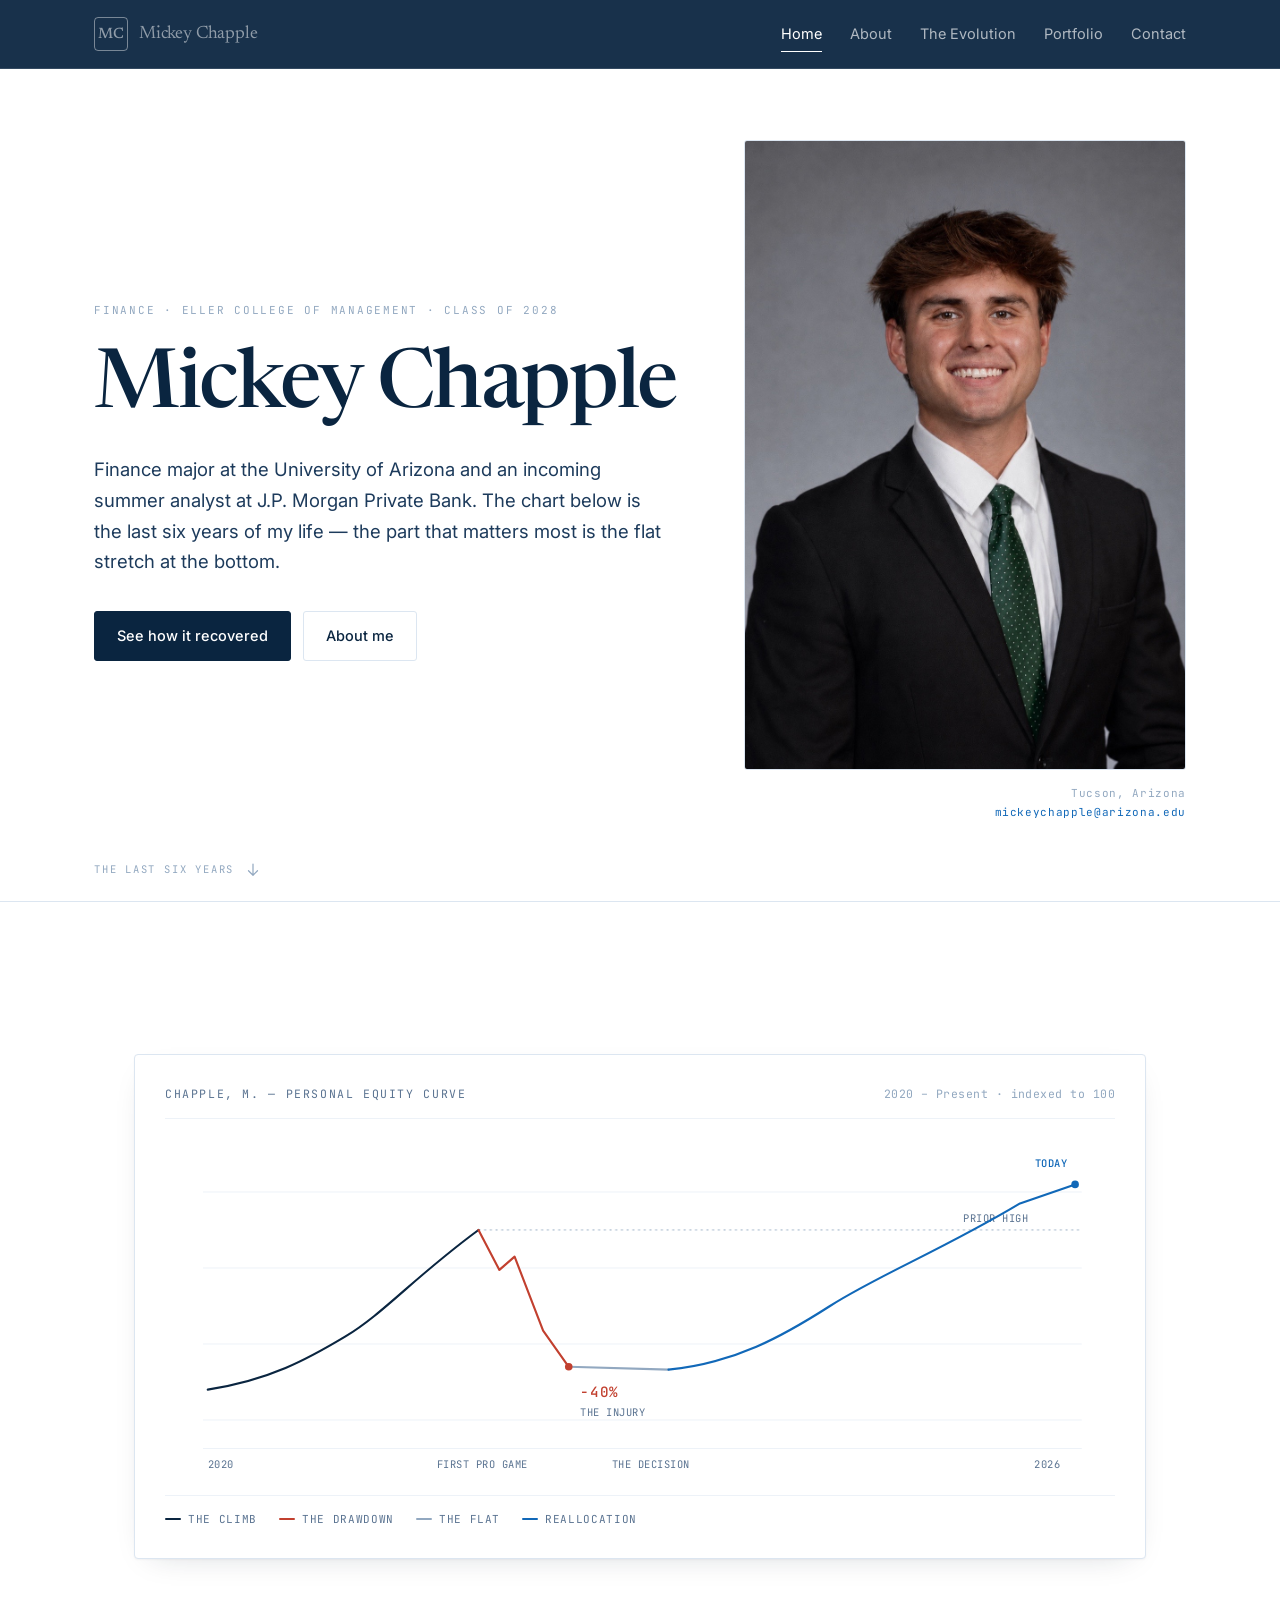
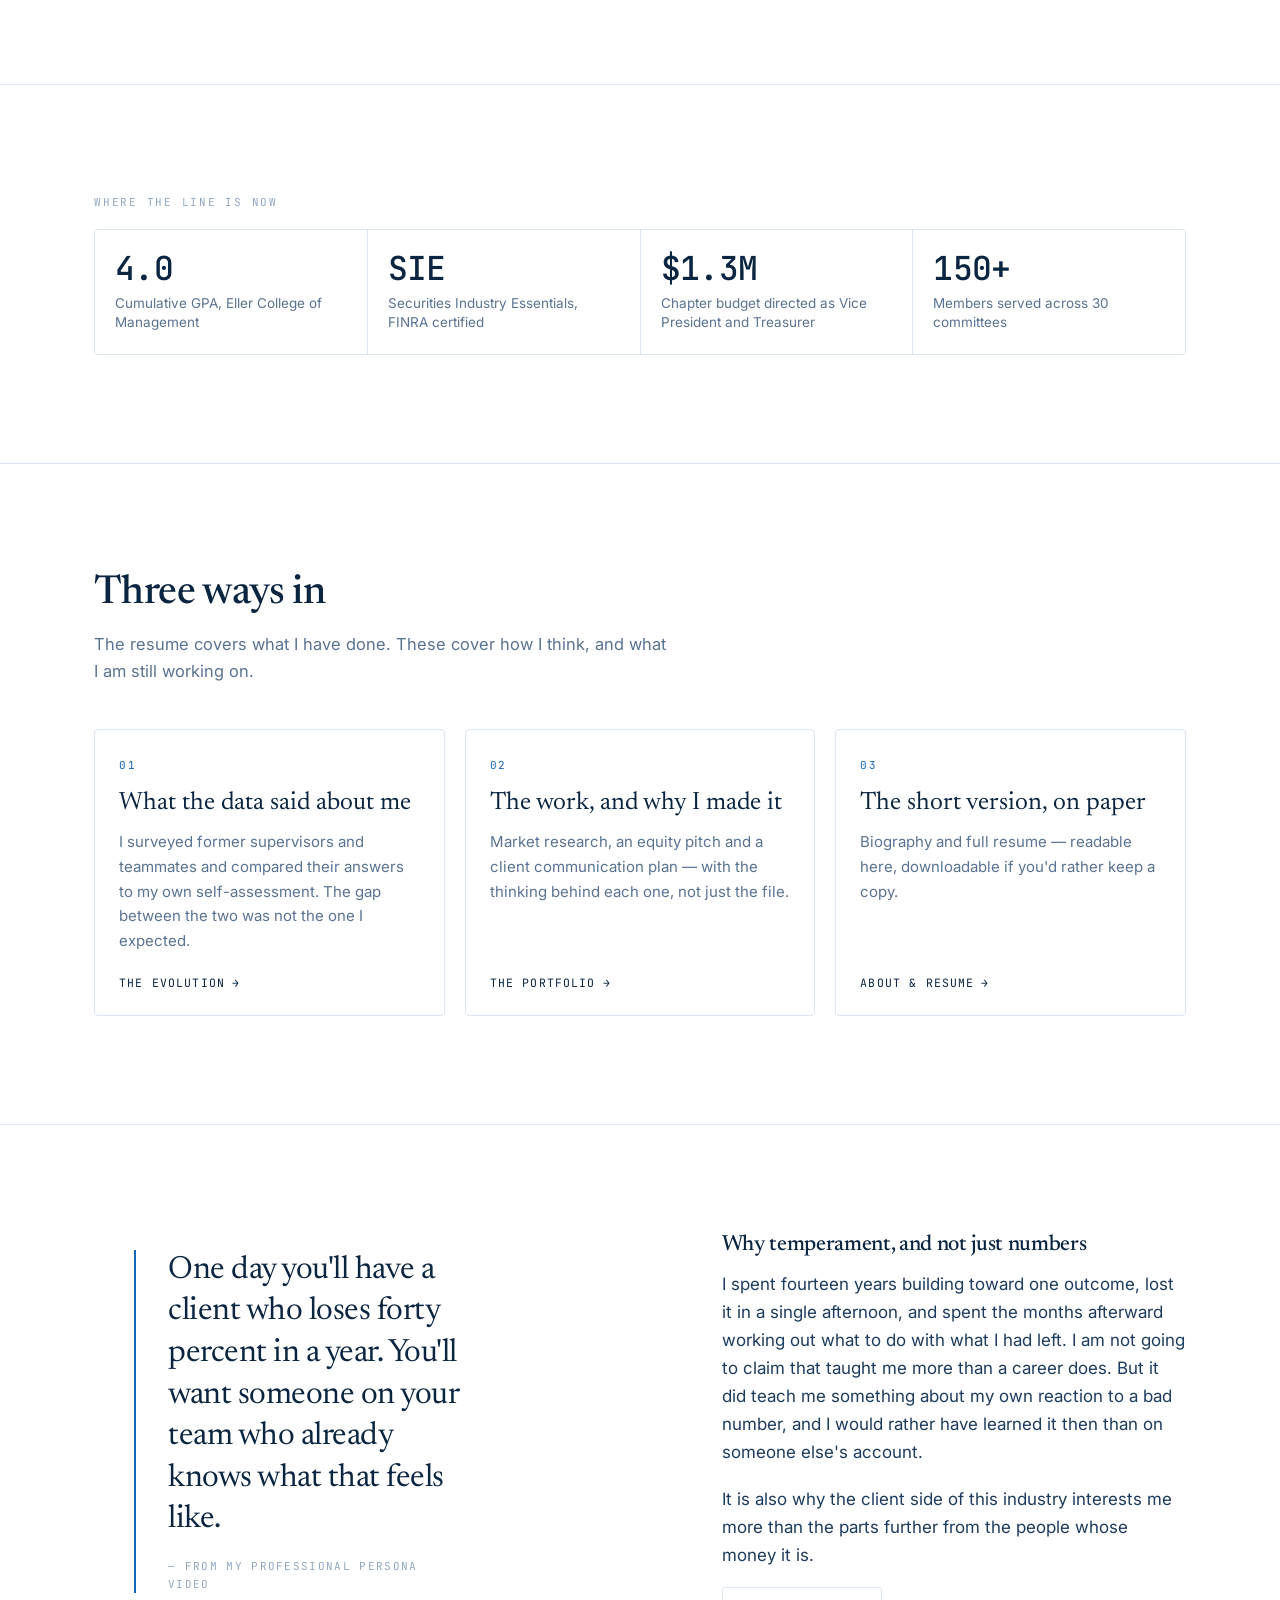
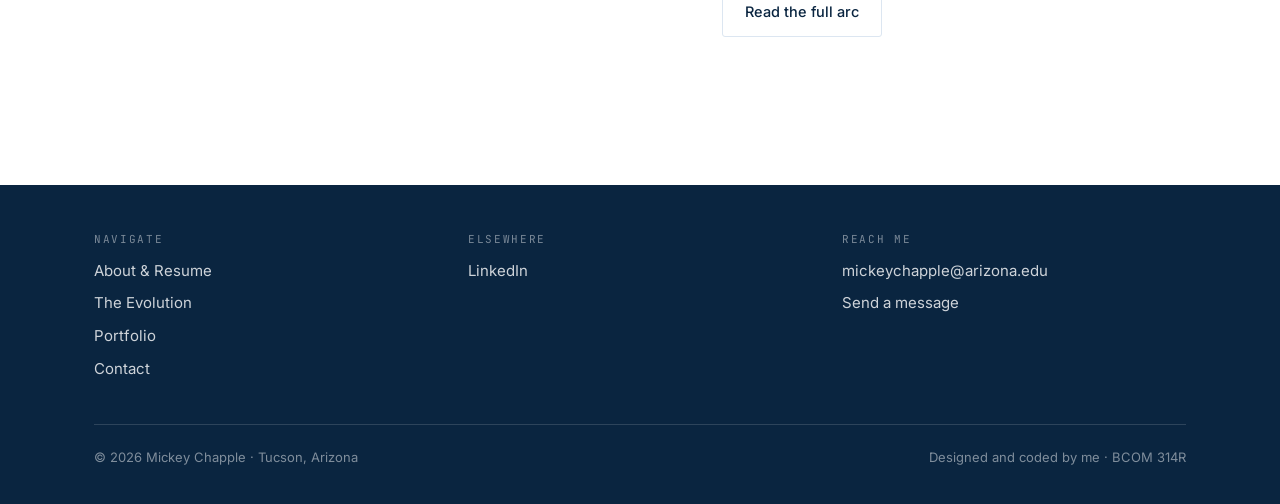
<file: index.html>
<!doctype html>
<html lang="en">
<head>
<meta charset="utf-8">
<meta name="viewport" content="width=device-width, initial-scale=1">
<title>Mickey Chapple — Finance, Eller College</title>
<meta name="description" content="Finance major at the University of Arizona's Eller College and an incoming J.P. Morgan Private Bank summer analyst. A professional persona profile built around one chart.">
<link rel="preconnect" href="https://fonts.googleapis.com">
<link rel="preconnect" href="https://fonts.gstatic.com" crossorigin>
<link href="https://fonts.googleapis.com/css2?family=Newsreader:ital,opsz,wght@0,6..72,300..600;1,6..72,300..500&family=Inter:wght@400;500;600&family=JetBrains+Mono:wght@400;500&display=swap" rel="stylesheet">
<link rel="icon" href="favicon.svg" type="image/svg+xml">
<link rel="stylesheet" href="styles.css?v=9">
</head>
<body>
<a class="skip" href="#main">Skip to content</a>

<header class="site-head">
  <div class="wrap site-head__inner">
    <a class="brand" href="index.html">
      <span class="brand__mark" aria-hidden="true">MC</span>
      <span class="brand__name">Mickey Chapple</span>
    </a>
    <button class="nav-toggle" aria-expanded="false" aria-controls="nav">Menu</button>
    <nav class="nav" id="nav">
      <a href="index.html" aria-current="page">Home</a>
      <a href="about.html">About</a>
      <a href="evolution.html">The Evolution</a>
      <a href="portfolio.html">Portfolio</a>
      <a href="contact.html">Contact</a>
    </nav>
  </div>
</header>

<main id="main">

  <!-- ================= HERO ================= -->
  <section class="hero hero--full">
    <div class="wrap">
      <div class="hero__top">
        <div class="hero__copy">
          <p class="eyebrow">Finance · Eller College of Management · Class of 2028</p>

          <h1 class="hero__lede">Mickey Chapple</h1>

          <p class="hero__sub">
            Finance major at the University of Arizona and an incoming summer analyst at
            J.P. Morgan Private Bank. The chart below is the last six years of my life —
            the part that matters most is the flat stretch at the bottom.
          </p>

          <div class="btn-row">
            <a class="btn" href="evolution.html">See how it recovered</a>
            <a class="btn btn--ghost" href="about.html">About me</a>
          </div>
        </div>

        <figure class="hero__portrait">
          <img src="assets/headshot.jpg" width="1121" height="1403"
               alt="Mickey Chapple, wearing a dark suit and green tie.">
          <figcaption>
            Tucson, Arizona<br>
            <a href="mailto:mickeychapple@arizona.edu">mickeychapple@arizona.edu</a>
          </figcaption>
        </figure>
      </div>

      <a class="scroll-cue" href="#curve" aria-label="Scroll to the chart">
        <span>The last six years</span>
        <svg viewBox="0 0 24 24" width="18" height="18" aria-hidden="true">
          <path d="M12 4v15m0 0l-6-6m6 6l6-6" fill="none" stroke="currentColor"
                stroke-width="1.6" stroke-linecap="round" stroke-linejoin="round"/>
        </svg>
      </a>
    </div>
  </section>

  <section id="curve" class="rule-top">
    <div class="wrap">
      <!-- ================= THE DRAWDOWN ================= -->
      <figure class="chart-frame">
        <figcaption class="chart-frame__head">
          <span class="chart-frame__title">Chapple, M. — Personal Equity Curve</span>
          <span class="chart-frame__note">2020 – Present · indexed to 100</span>
        </figcaption>
        <svg class="chart" viewBox="0 0 1000 360" role="img"
             aria-label="A line chart of Mickey Chapple's life from 2020 to today. The line climbs through youth and semi-professional soccer to a peak at his first professional game, falls forty percent at a career-ending injury, runs flat through recovery, then climbs steadily back through his finance coursework and certifications to a new high today.">
          <!-- horizontal grid -->
          <line class="grid" x1="40" y1="60"  x2="965" y2="60"></line>
          <line class="grid" x1="40" y1="140" x2="965" y2="140"></line>
          <line class="grid" x1="40" y1="220" x2="965" y2="220"></line>
          <line class="grid" x1="40" y1="300" x2="965" y2="300"></line>
          <!-- prior peak reference -->
          <line class="peak-line" x1="330" y1="100" x2="965" y2="100"></line>
          <text class="peak-label marker marker--now" x="840" y="92">PRIOR HIGH</text>
          <!-- 1. the climb -->
          <path class="series series--up" pathLength="1"
                d="M 45 268 C 110 258, 150 236, 190 212 S 262 150, 330 100"></path>
          <!-- 2. the crash -->
          <path class="series series--down" pathLength="1"
                d="M 330 100 L 352 142 L 368 128 L 398 206 L 425 244"></path>
          <!-- 3. the flat -->
          <path class="series series--flat" pathLength="1"
                d="M 425 244 L 530 247"></path>
          <!-- 4. the climb back -->
          <path class="series series--back" pathLength="1"
                d="M 530 247 C 600 240, 650 212, 700 180 S 820 120, 900 72 L 958 52"></path>
          <!-- the loss -->
          <g class="marker marker--loss">
            <circle cx="425" cy="244" r="4" fill="#C2402F"></circle>
            <text class="label-loss" x="437" y="276">&#8722;40%</text>
            <text class="loss-sub" x="437" y="296">THE INJURY</text>
          </g>
          <!-- today -->
          <g class="marker marker--now">
            <circle cx="958" cy="52" r="4" fill="#1168B8"></circle>
            <text class="label-now" x="950" y="34" text-anchor="end">TODAY</text>
          </g>
          <!-- x axis -->
          <line class="grid" x1="40" y1="330" x2="965" y2="330"></line>
          <text class="x-end" x="45"  y="350">2020</text>
          <text class="x-mid" x="286" y="350">FIRST PRO GAME</text>
          <text class="x-mid" x="470" y="350">THE DECISION</text>
          <text class="x-end" x="915" y="350">2026</text>
        </svg>
        <div class="chart-legend">
          <span class="legend--climb"><i></i> The climb</span>
          <span class="legend--loss"><i></i> The drawdown</span>
          <span class="legend--flat"><i></i> The flat</span>
          <span class="legend--back"><i></i> Reallocation</span>
        </div>
      </figure>
    </div>
    </div>
  </section>

  <!-- ================= STATS ================= -->
  <section class="rule-top">
    <div class="wrap">
      <p class="eyebrow">Where the line is now</p>
      <div class="stats">
        <div class="stat">
          <div class="stat__num">4.0</div>
          <p class="stat__label">Cumulative GPA, Eller College of Management</p>
        </div>
        <div class="stat">
          <div class="stat__num">SIE</div>
          <p class="stat__label">Securities Industry Essentials, FINRA certified</p>
        </div>
        <div class="stat">
          <div class="stat__num">$1.3M</div>
          <p class="stat__label">Chapter budget directed as Vice President and Treasurer</p>
        </div>
        <div class="stat">
          <div class="stat__num">150+</div>
          <p class="stat__label">Members served across 30 committees</p>
        </div>
      </div>
    </div>
  </section>

  <!-- ================= THE DOORS ================= -->
  <section class="rule-top">
    <div class="wrap">
      <div class="sec-head">
        <h2>Three ways in</h2>
        <p>
          The resume covers what I have done. These cover how I think, and what I am
          still working on.
        </p>
      </div>

      <div class="doors">
        <a class="door" href="evolution.html">
          <div class="door__num">01</div>
          <div class="door__title">What the data said about me</div>
          <p class="door__body">
            I surveyed former supervisors and teammates and compared their answers to my own
            self-assessment. The gap between the two was not the one I expected.
          </p>
          <span class="door__cue">The evolution</span>
        </a>

        <a class="door" href="portfolio.html">
          <div class="door__num">02</div>
          <div class="door__title">The work, and why I made it</div>
          <p class="door__body">
            Market research, an equity pitch and a client communication plan — with the
            thinking behind each one, not just the file.
          </p>
          <span class="door__cue">The portfolio</span>
        </a>

        <a class="door" href="about.html">
          <div class="door__num">03</div>
          <div class="door__title">The short version, on paper</div>
          <p class="door__body">
            Biography and full resume — readable here, downloadable if you'd rather keep
            a copy.
          </p>
          <span class="door__cue">About &amp; resume</span>
        </a>
      </div>
    </div>
  </section>

  <!-- ================= PULL QUOTE ================= -->
  <section class="rule-top">
    <div class="wrap split">
      <blockquote class="pull">
        <p>One day you'll have a client who loses forty percent in a year. You'll want someone on your team who already knows what that feels like.</p>
        <cite>— From my professional persona video</cite>
      </blockquote>
      <div class="prose">
        <h3>Why temperament, and not just numbers</h3>
        <p>
          I spent fourteen years building toward one outcome, lost it in a single afternoon,
          and spent the months afterward working out what to do with what I had left. I
          am not going to claim that taught me more than a career does. But it did teach
          me something about my own reaction to a bad number, and I would rather have
          learned it then than on someone else's account.
        </p>
        <p>
          It is also why the client side of this industry interests me more than the
          parts further from the people whose money it is.
        </p>
        <a class="btn btn--ghost" href="evolution.html">Read the full arc</a>
      </div>
    </div>
  </section>

</main>

<footer class="site-foot">
  <div class="wrap">
    <div class="foot-grid">
      <div>
        <h4>Navigate</h4>
        <a href="about.html">About &amp; Resume</a>
        <a href="evolution.html">The Evolution</a>
        <a href="portfolio.html">Portfolio</a>
        <a href="contact.html">Contact</a>
      </div>
      <div>
        <h4>Elsewhere</h4>
        <a href="https://www.linkedin.com/in/mickey-chapple" target="_blank" rel="noopener">LinkedIn</a>
      </div>
      <div>
        <h4>Reach me</h4>
        <a href="mailto:mickeychapple@arizona.edu">mickeychapple@arizona.edu</a>
        <a href="contact.html">Send a message</a>
      </div>
    </div>
    <div class="foot-base">
      <p>&copy; 2026 Mickey Chapple · Tucson, Arizona</p>
      <p>Designed and coded by me · BCOM 314R</p>
    </div>
  </div>
</footer>

<script src="script.js?v=9"></script>
</body>
</html>
</file>
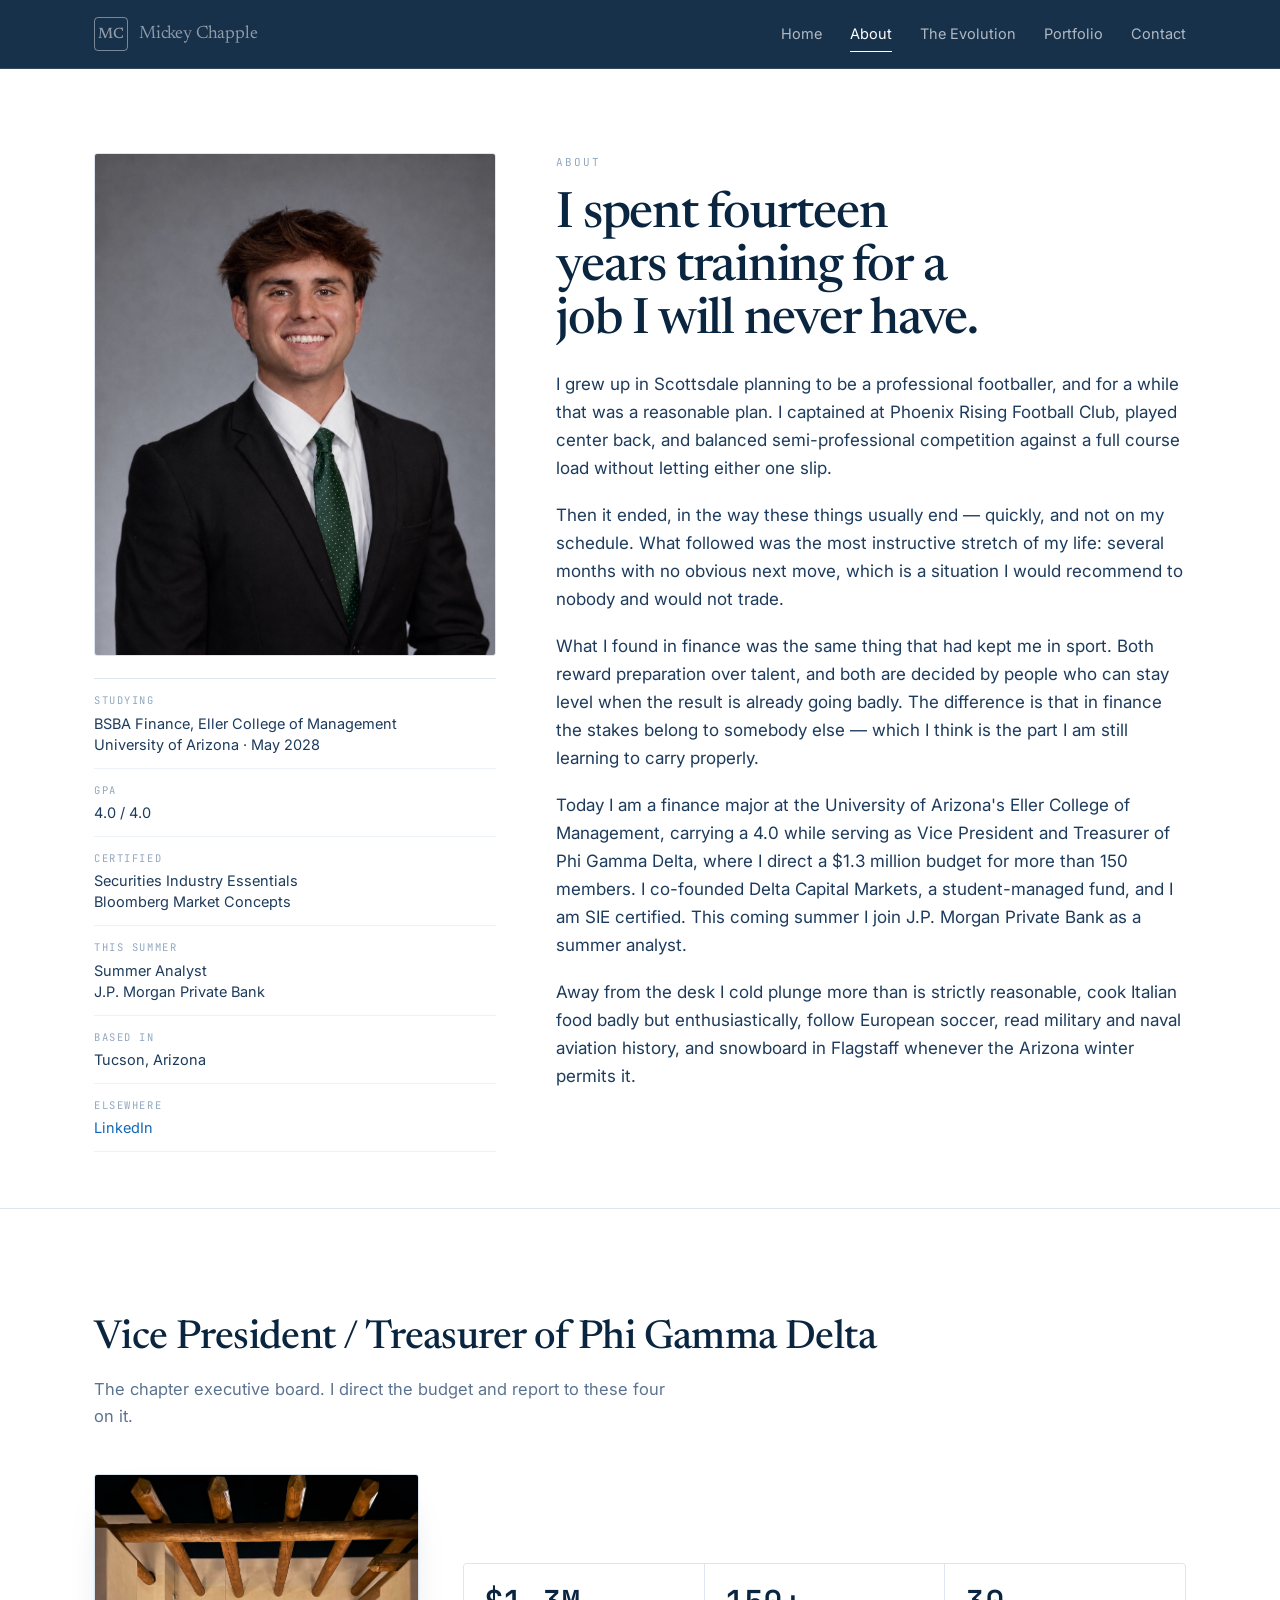
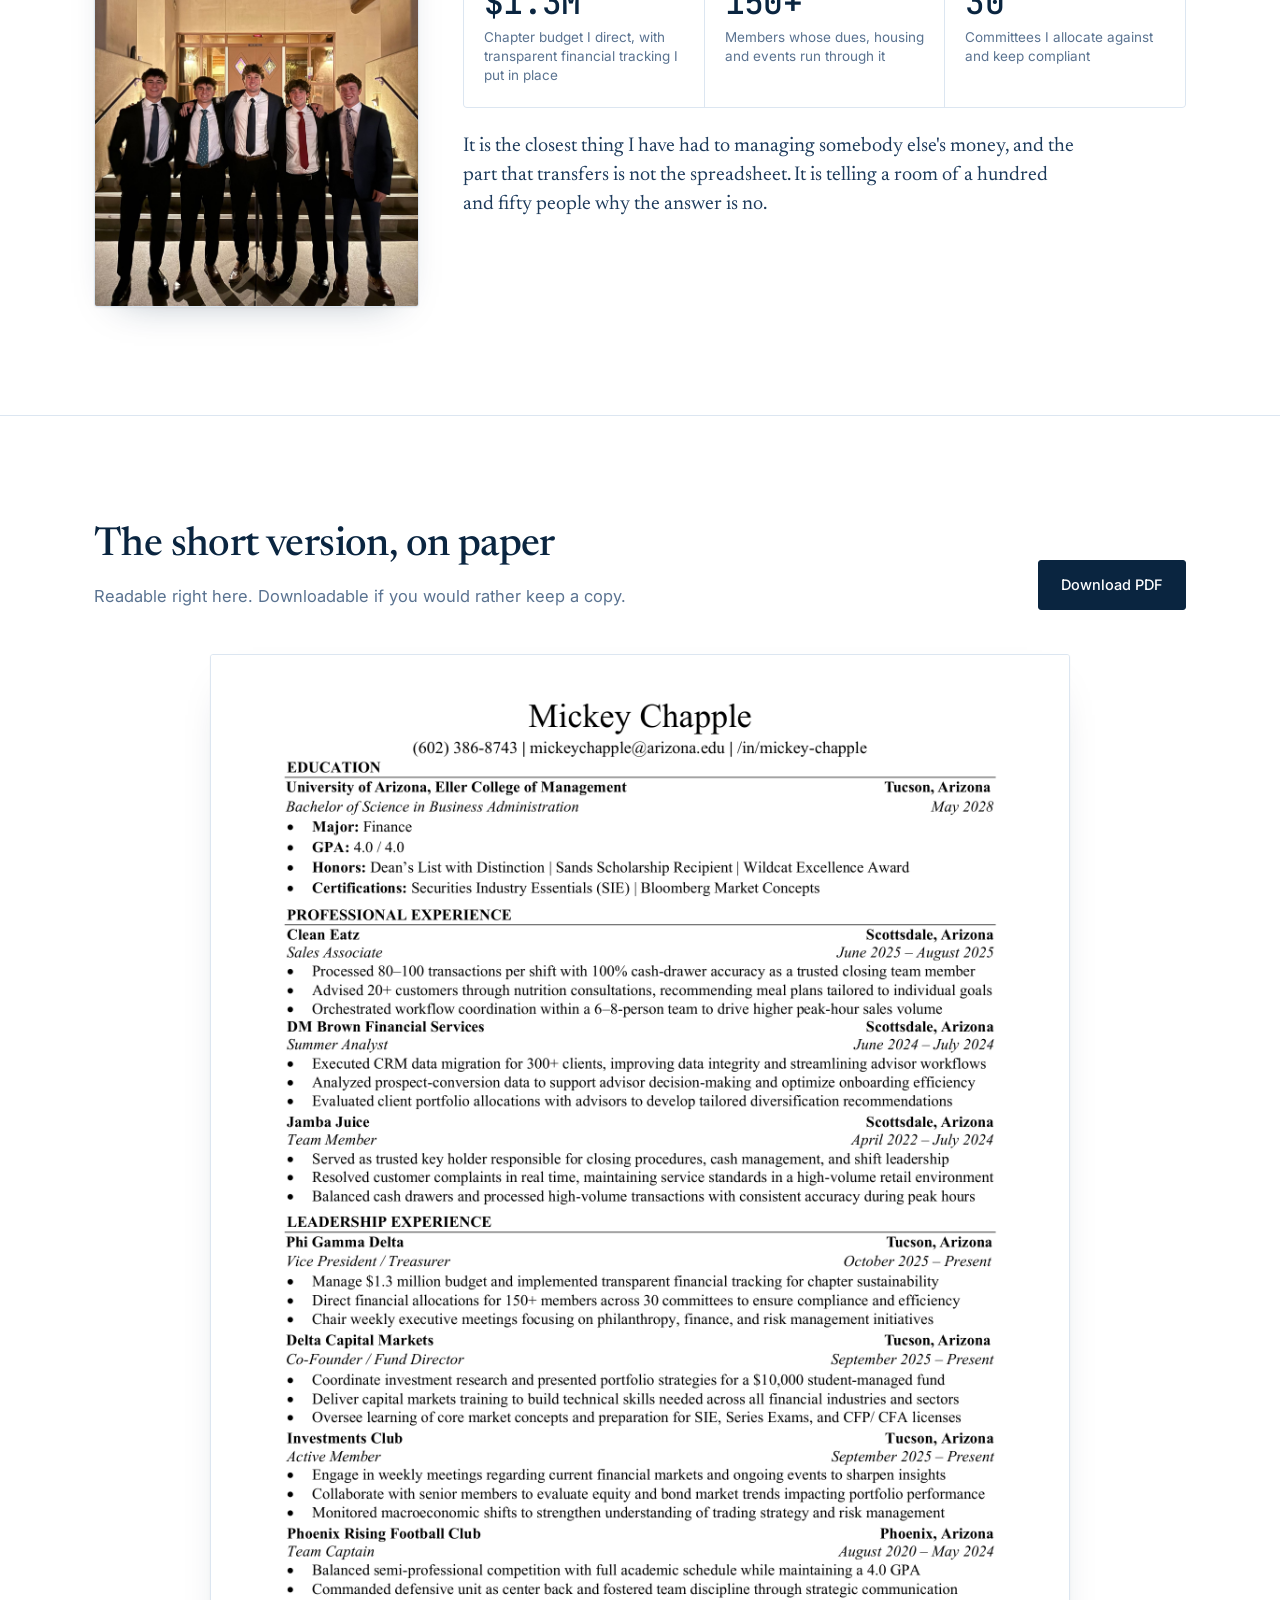
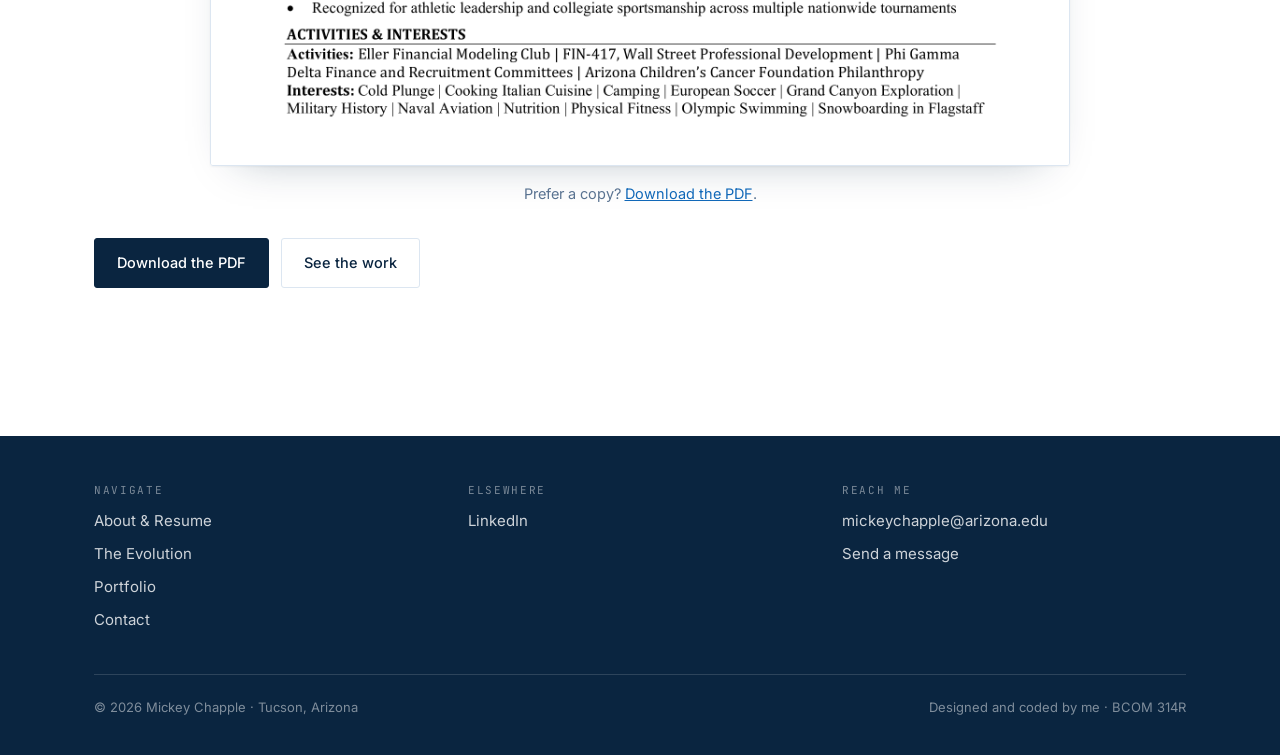
<file: about.html>
<!doctype html>
<html lang="en">
<head>
<meta charset="utf-8">
<meta name="viewport" content="width=device-width, initial-scale=1">
<title>About &amp; Resume — Mickey Chapple</title>
<meta name="description" content="Finance major at the University of Arizona's Eller College and an incoming J.P. Morgan Private Bank summer analyst. Biography and full resume.">
<link rel="preconnect" href="https://fonts.googleapis.com">
<link rel="preconnect" href="https://fonts.gstatic.com" crossorigin>
<link href="https://fonts.googleapis.com/css2?family=Newsreader:ital,opsz,wght@0,6..72,300..600;1,6..72,300..500&family=Inter:wght@400;500;600&family=JetBrains+Mono:wght@400;500&display=swap" rel="stylesheet">
<link rel="icon" href="favicon.svg" type="image/svg+xml">
<link rel="stylesheet" href="styles.css?v=9">
</head>
<body>
<a class="skip" href="#main">Skip to content</a>

<header class="site-head">
  <div class="wrap site-head__inner">
    <a class="brand" href="index.html">
      <span class="brand__mark" aria-hidden="true">MC</span>
      <span class="brand__name">Mickey Chapple</span>
    </a>
    <button class="nav-toggle" aria-expanded="false" aria-controls="nav">Menu</button>
    <nav class="nav" id="nav">
      <a href="index.html">Home</a>
      <a href="about.html" aria-current="page">About</a>
      <a href="evolution.html">The Evolution</a>
      <a href="portfolio.html">Portfolio</a>
      <a href="contact.html">Contact</a>
    </nav>
  </div>
</header>

<main id="main">

  <!-- ============ BIO ============ -->
  <section class="hero">
    <div class="wrap split split--portrait">
      <aside class="bio-side">
        <img class="portrait" src="assets/headshot.jpg" width="1121" height="1403"
             alt="Mickey Chapple, wearing a dark suit and green tie.">

        <dl class="facts">
          <div>
            <dt>Studying</dt>
            <dd>BSBA Finance, Eller College of Management<br>University of Arizona · May 2028</dd>
          </div>
          <div>
            <dt>GPA</dt>
            <dd>4.0 / 4.0</dd>
          </div>
          <div>
            <dt>Certified</dt>
            <dd>Securities Industry Essentials<br>Bloomberg Market Concepts</dd>
          </div>
          <div>
            <dt>This summer</dt>
            <dd>Summer Analyst<br>J.P. Morgan Private Bank</dd>
          </div>
          <div>
            <dt>Based in</dt>
            <dd>Tucson, Arizona</dd>
          </div>
          <div>
            <dt>Elsewhere</dt>
            <dd><a href="https://www.linkedin.com/in/mickey-chapple" target="_blank" rel="noopener">LinkedIn</a></dd>
          </div>
        </dl>
      </aside>
      <div>
        <p class="eyebrow">About</p>
        <h1 class="hero__lede" style="font-size:clamp(30px,4.6vw,50px)">I spent fourteen years training for a job I will never have.</h1>
        <div class="prose">
          <p>
            I grew up in Scottsdale planning to be a professional footballer, and for a
            while that was a reasonable plan. I captained at Phoenix Rising Football Club,
            played center back, and balanced semi-professional competition against a full
            course load without letting either one slip.
          </p>
          <p>
            Then it ended, in the way these things usually end — quickly, and not on my
            schedule. What followed was the most instructive stretch of my life: several
            months with no obvious next move, which is a situation I would recommend to
            nobody and would not trade.
          </p>
          <p>
            What I found in finance was the same thing that had kept me in sport. Both
            reward preparation over talent, and both are decided by people who can stay
            level when the result is already going badly. The difference is that in finance
            the stakes belong to somebody else — which I think is the part I am still
            learning to carry properly.
          </p>
          <p>
            Today I am a finance major at the University of Arizona's Eller College of
            Management, carrying a 4.0 while serving as Vice President and Treasurer of
            Phi Gamma Delta, where I direct a $1.3 million budget for more than 150
            members. I co-founded Delta Capital Markets, a student-managed fund, and I am
            SIE certified. This coming summer I join J.P. Morgan Private Bank as a
            summer analyst.
          </p>
          <p>
            Away from the desk I cold plunge more than is strictly reasonable, cook Italian
            food badly but enthusiastically, follow European soccer, read military and naval
            aviation history, and snowboard in Flagstaff whenever the Arizona winter permits
            it.
          </p>
        </div>
      </div>
    </div>
  </section>

  <!-- ============ LEADERSHIP ============ -->
  <section class="rule-top">
    <div class="wrap">
      <div class="sec-head">
        <h2>Vice President / Treasurer of Phi Gamma Delta</h2>
        <p>
          The chapter executive board. I direct the budget and report to these four on it.
        </p>
      </div>

      <div class="board">
        <figure class="board__photo">
          <img src="assets/executive-board.jpg" width="1350" height="1800"
               alt="The five members of the Phi Gamma Delta executive board in suits on the steps of Sands Hall.">
        </figure>

        <div class="board__facts">
          <div class="stats">
            <div class="stat">
              <div class="stat__num">$1.3M</div>
              <p class="stat__label">Chapter budget I direct, with transparent financial tracking I put in place</p>
            </div>
            <div class="stat">
              <div class="stat__num">150+</div>
              <p class="stat__label">Members whose dues, housing and events run through it</p>
            </div>
            <div class="stat">
              <div class="stat__num">30</div>
              <p class="stat__label">Committees I allocate against and keep compliant</p>
            </div>
          </div>

          <p class="board__note">
            It is the closest thing I have had to managing somebody else's money, and the
            part that transfers is not the spreadsheet. It is telling a room of a hundred
            and fifty people why the answer is no.
          </p>
        </div>
      </div>
    </div>
  </section>


  <!-- ============ RESUME ============ -->
  <section class="rule-top">
    <div class="wrap">
      <div class="sec-head" style="display:flex;flex-wrap:wrap;gap:20px;align-items:end;justify-content:space-between">
        <div>
          <h2>The short version, on paper</h2>
          <p>Readable right here. Downloadable if you would rather keep a copy.</p>
        </div>
        <a class="btn" href="assets/Mickey Chapple Resume.pdf" download>
          Download PDF
        </a>
      </div>

      <figure class="resume-sheet">
        <img src="assets/resume-page-1.png" width="1836" height="2376"
             alt="Resume of Mickey Chapple. University of Arizona, Eller College of Management, BSBA in Finance, May 2028, GPA 4.0, Dean's List with Distinction, Sands Scholarship, Wildcat Excellence Award, SIE and Bloomberg Market Concepts certified. Professional experience: Clean Eatz sales associate, DM Brown Financial Services summer analyst, Jamba Juice team member. Leadership: Phi Gamma Delta Vice President and Treasurer managing a 1.3 million dollar budget for 150 members, Delta Capital Markets co-founder and fund director, Investments Club member, Phoenix Rising Football Club team captain. The full text is available in the downloadable PDF.">
        <figcaption>
          Prefer a copy? <a href="assets/Mickey Chapple Resume.pdf" download>Download the PDF</a>.
        </figcaption>
      </figure>

      <div class="btn-row" style="margin-top:32px">
        <a class="btn" href="assets/Mickey Chapple Resume.pdf" download>Download the PDF</a>
        <a class="btn btn--ghost" href="portfolio.html">See the work</a>
      </div>
    </div>
  </section>

</main>

<footer class="site-foot">
  <div class="wrap">
    <div class="foot-grid">
      <div>
        <h4>Navigate</h4>
        <a href="about.html">About &amp; Resume</a>
        <a href="evolution.html">The Evolution</a>
        <a href="portfolio.html">Portfolio</a>
        <a href="contact.html">Contact</a>
      </div>
      <div>
        <h4>Elsewhere</h4>
        <a href="https://www.linkedin.com/in/mickey-chapple" target="_blank" rel="noopener">LinkedIn</a>
      </div>
      <div>
        <h4>Reach me</h4>
        <a href="mailto:mickeychapple@arizona.edu">mickeychapple@arizona.edu</a>
        <a href="contact.html">Send a message</a>
      </div>
    </div>
    <div class="foot-base">
      <p>&copy; 2026 Mickey Chapple · Tucson, Arizona</p>
      <p>Designed and coded by me · BCOM 314R</p>
    </div>
  </div>
</footer>

<script src="script.js?v=9"></script>
</body>
</html>
</file>
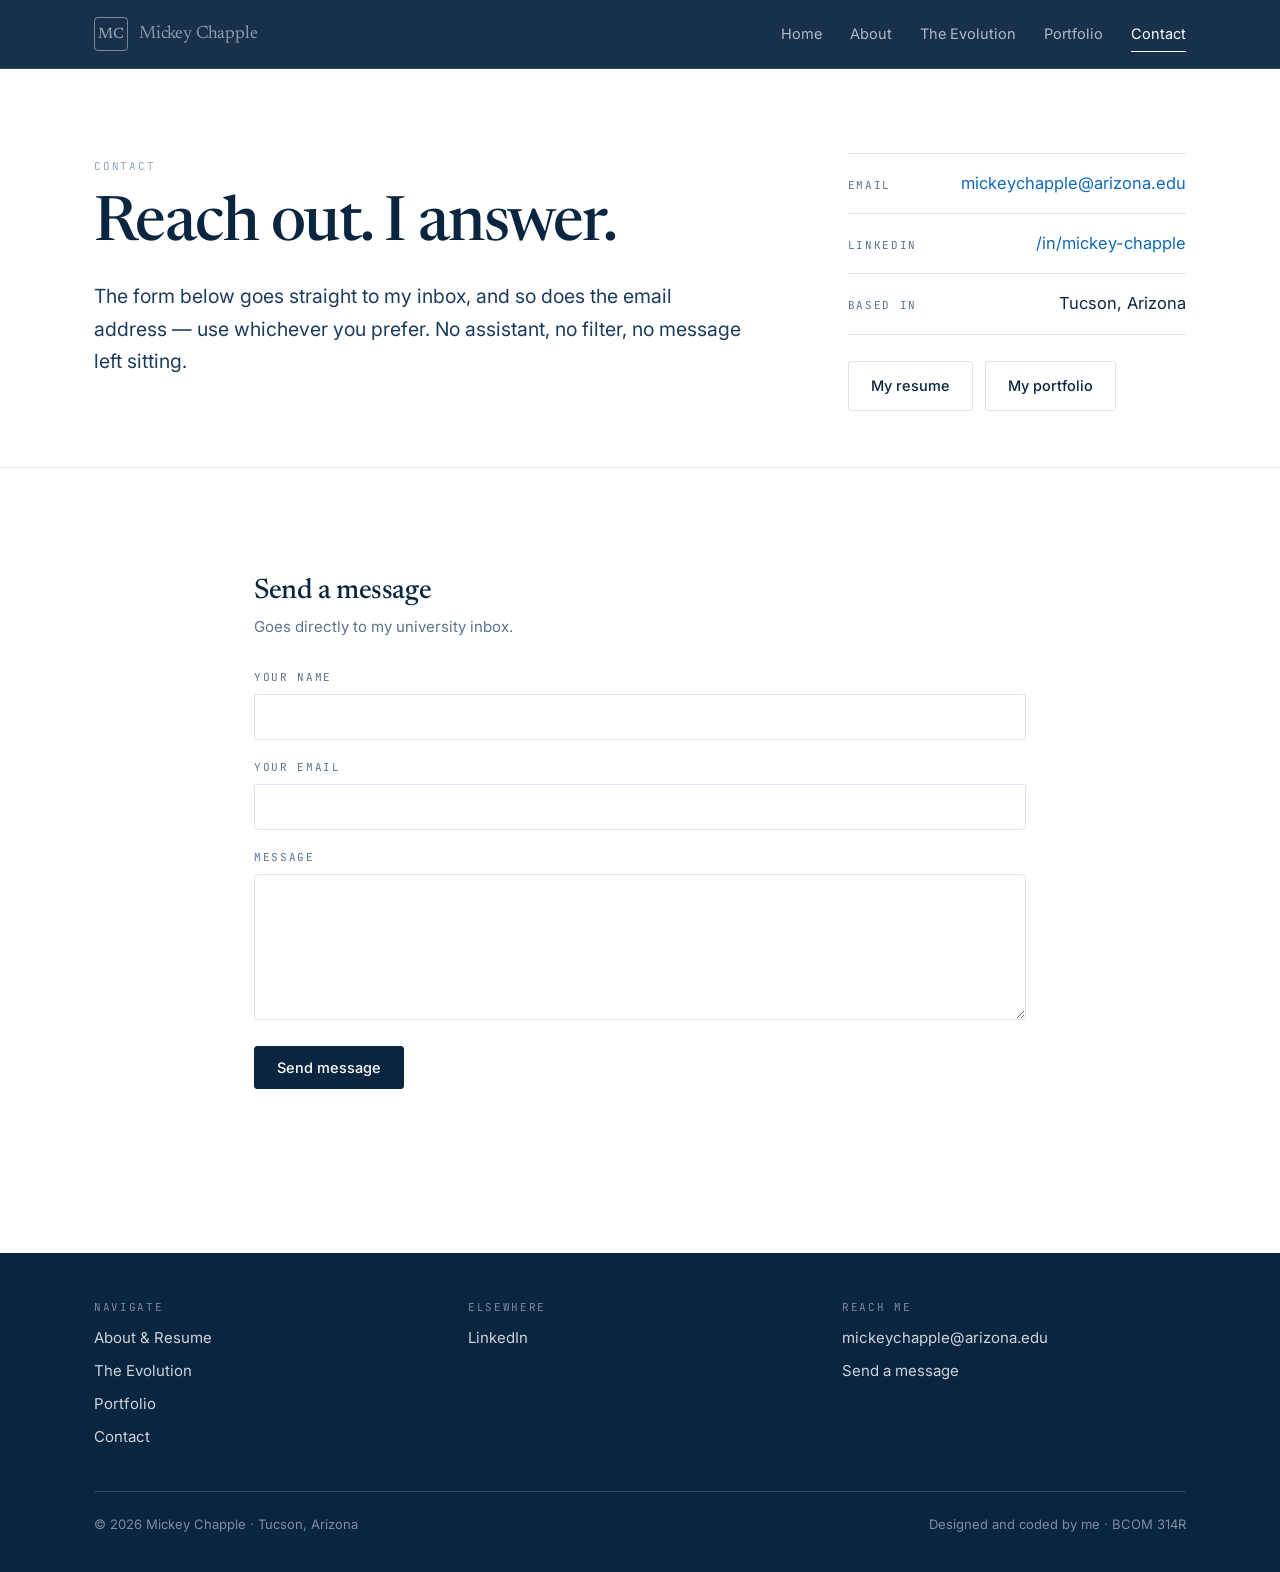
<file: contact.html>
<!doctype html>
<html lang="en">
<head>
<meta charset="utf-8">
<meta name="viewport" content="width=device-width, initial-scale=1">
<title>Contact — Mickey Chapple</title>
<meta name="description" content="Get in touch with Mickey Chapple — email, LinkedIn, or send a message directly from this page.">
<link rel="preconnect" href="https://fonts.googleapis.com">
<link rel="preconnect" href="https://fonts.gstatic.com" crossorigin>
<link href="https://fonts.googleapis.com/css2?family=Newsreader:ital,opsz,wght@0,6..72,300..600;1,6..72,300..500&family=Inter:wght@400;500;600&family=JetBrains+Mono:wght@400;500&display=swap" rel="stylesheet">
<link rel="icon" href="favicon.svg" type="image/svg+xml">
<link rel="stylesheet" href="styles.css?v=9">
</head>
<body>
<a class="skip" href="#main">Skip to content</a>

<header class="site-head">
  <div class="wrap site-head__inner">
    <a class="brand" href="index.html">
      <span class="brand__mark" aria-hidden="true">MC</span>
      <span class="brand__name">Mickey Chapple</span>
    </a>
    <button class="nav-toggle" aria-expanded="false" aria-controls="nav">Menu</button>
    <nav class="nav" id="nav">
      <a href="index.html">Home</a>
      <a href="about.html">About</a>
      <a href="evolution.html">The Evolution</a>
      <a href="portfolio.html">Portfolio</a>
      <a href="contact.html" aria-current="page">Contact</a>
    </nav>
  </div>
</header>

<main id="main">

  <section class="hero">
    <div class="wrap hero__top">
      <div class="hero__copy">
        <p class="eyebrow">Contact</p>
        <h1 class="hero__lede">Reach out. I answer.</h1>
        <p class="hero__sub">
          The form below goes straight to my inbox, and so does the email address — use
          whichever you prefer. No assistant, no filter, no message left sitting.
        </p>
      </div>

      <aside>
        <ul class="direct">
          <li>
            <span class="direct__k">Email</span>
            <a class="direct__v" href="mailto:mickeychapple@arizona.edu">mickeychapple@arizona.edu</a>
          </li>
          <li>
            <span class="direct__k">LinkedIn</span>
            <a class="direct__v" href="https://www.linkedin.com/in/mickey-chapple" target="_blank" rel="noopener">/in/mickey-chapple</a>
          </li>
          <li>
            <span class="direct__k">Based in</span>
            <span class="direct__v">Tucson, Arizona</span>
          </li>
        </ul>

        <div class="btn-row" style="margin-top:26px">
          <a class="btn btn--ghost" href="assets/Mickey Chapple Resume.pdf" download>My resume</a>
          <a class="btn btn--ghost" href="portfolio.html">My portfolio</a>
        </div>
      </aside>
    </div>
  </section>

  <section class="rule-top">
    <div class="wrap wrap--narrow">
      <h2 style="font-size:28px;margin-bottom:8px">Send a message</h2>
      <p style="color:var(--muted);font-size:15px;margin-bottom:28px">
        Goes directly to my university inbox.
      </p>

      <form class="form" action="https://api.web3forms.com/submit" method="POST">
        <!-- TODO: replace with Mickey's Web3Forms access key -->
        <input type="hidden" name="access_key" value="WEB3FORMS_ACCESS_KEY">
        <input type="hidden" name="subject" value="New message from your website">
        <input type="hidden" name="from_name" value="Mickey Chapple website">
        <!-- honeypot -->
        <input type="checkbox" name="botcheck" class="hp" tabindex="-1" autocomplete="off">

        <div class="field">
          <label for="name">Your name</label>
          <input id="name" name="name" type="text" required autocomplete="name">
        </div>

        <div class="field">
          <label for="email">Your email</label>
          <input id="email" name="email" type="email" required autocomplete="email">
        </div>

        <div class="field">
          <label for="message">Message</label>
          <textarea id="message" name="message" rows="6" required></textarea>
        </div>

        <button class="btn" type="submit">Send message</button>
        <p class="form__note" role="status"></p>
      </form>
    </div>
  </section>

</main>

<footer class="site-foot">
  <div class="wrap">
    <div class="foot-grid">
      <div>
        <h4>Navigate</h4>
        <a href="about.html">About &amp; Resume</a>
        <a href="evolution.html">The Evolution</a>
        <a href="portfolio.html">Portfolio</a>
        <a href="contact.html">Contact</a>
      </div>
      <div>
        <h4>Elsewhere</h4>
        <a href="https://www.linkedin.com/in/mickey-chapple" target="_blank" rel="noopener">LinkedIn</a>
      </div>
      <div>
        <h4>Reach me</h4>
        <a href="mailto:mickeychapple@arizona.edu">mickeychapple@arizona.edu</a>
        <a href="contact.html">Send a message</a>
      </div>
    </div>
    <div class="foot-base">
      <p>&copy; 2026 Mickey Chapple · Tucson, Arizona</p>
      <p>Designed and coded by me · BCOM 314R</p>
    </div>
  </div>
</footer>

<script src="script.js?v=9"></script>
<script src="contact.js?v=9"></script>
</body>
</html>
</file>
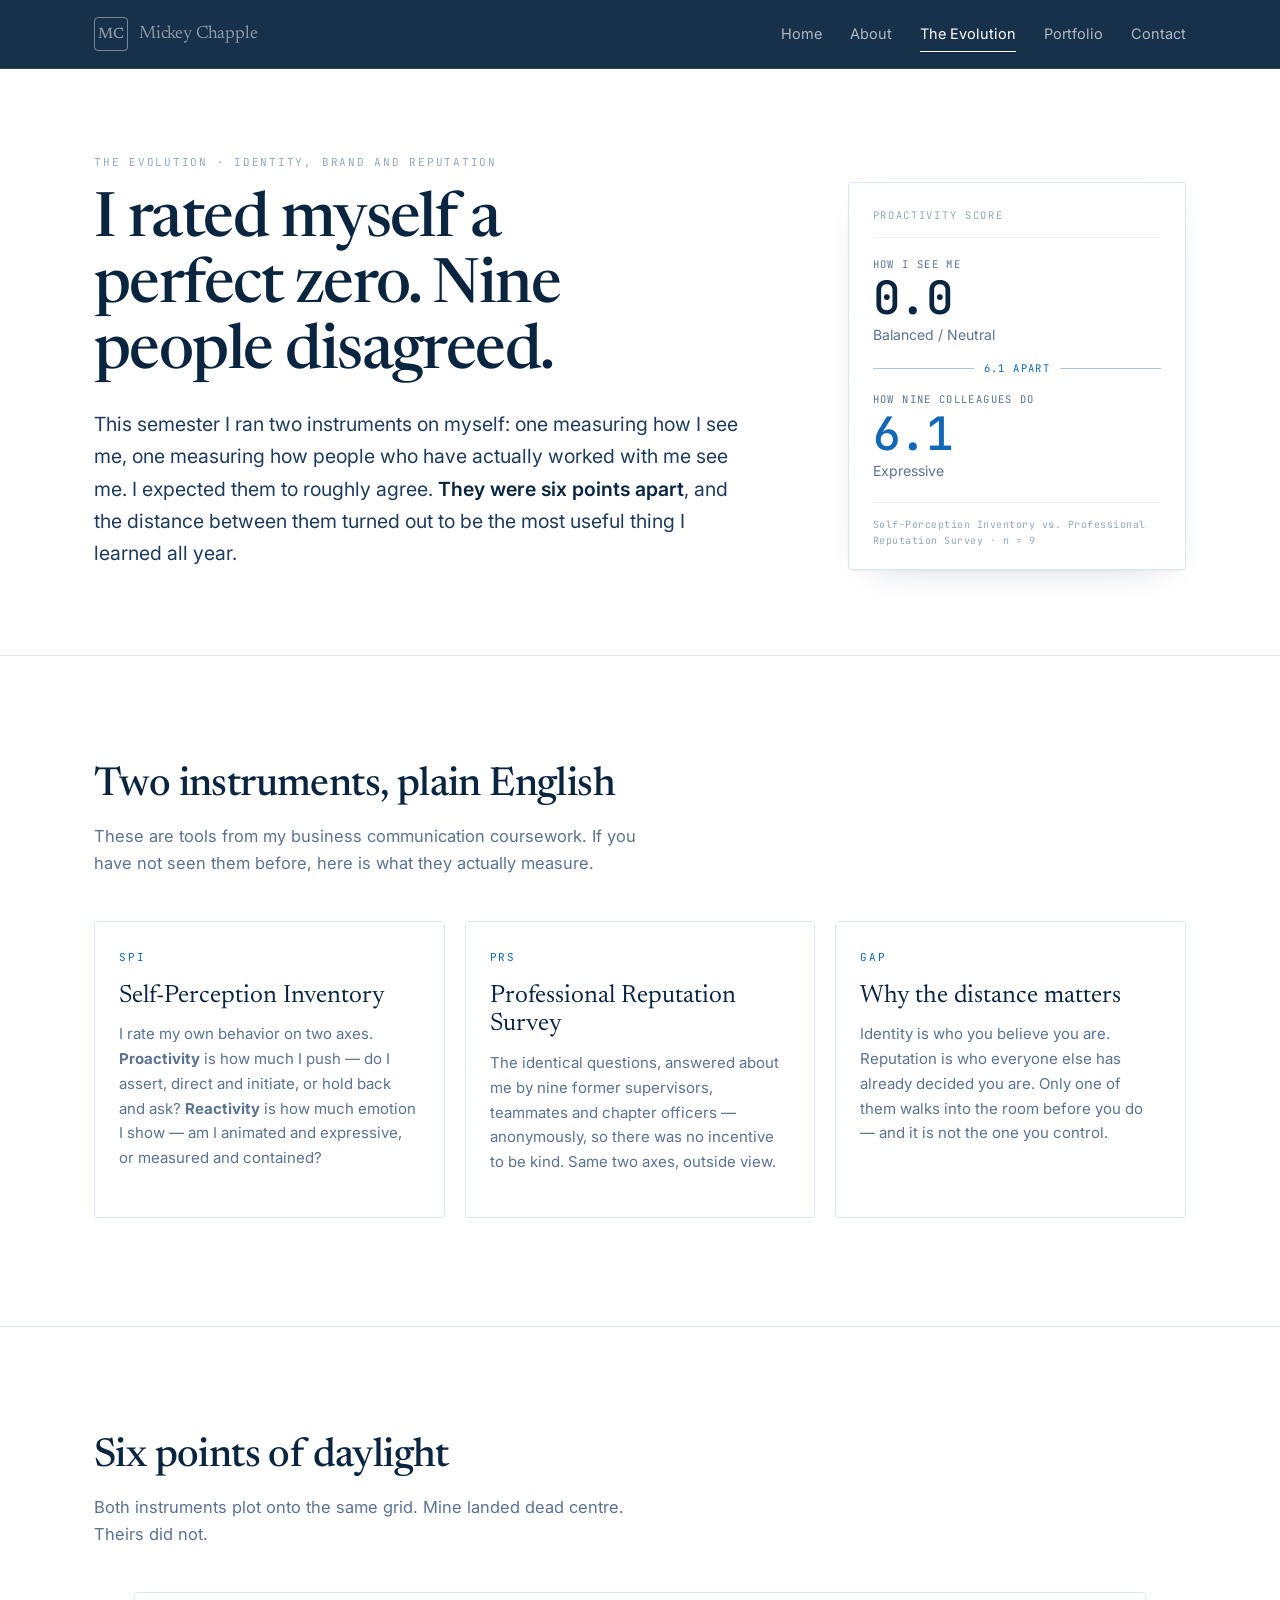
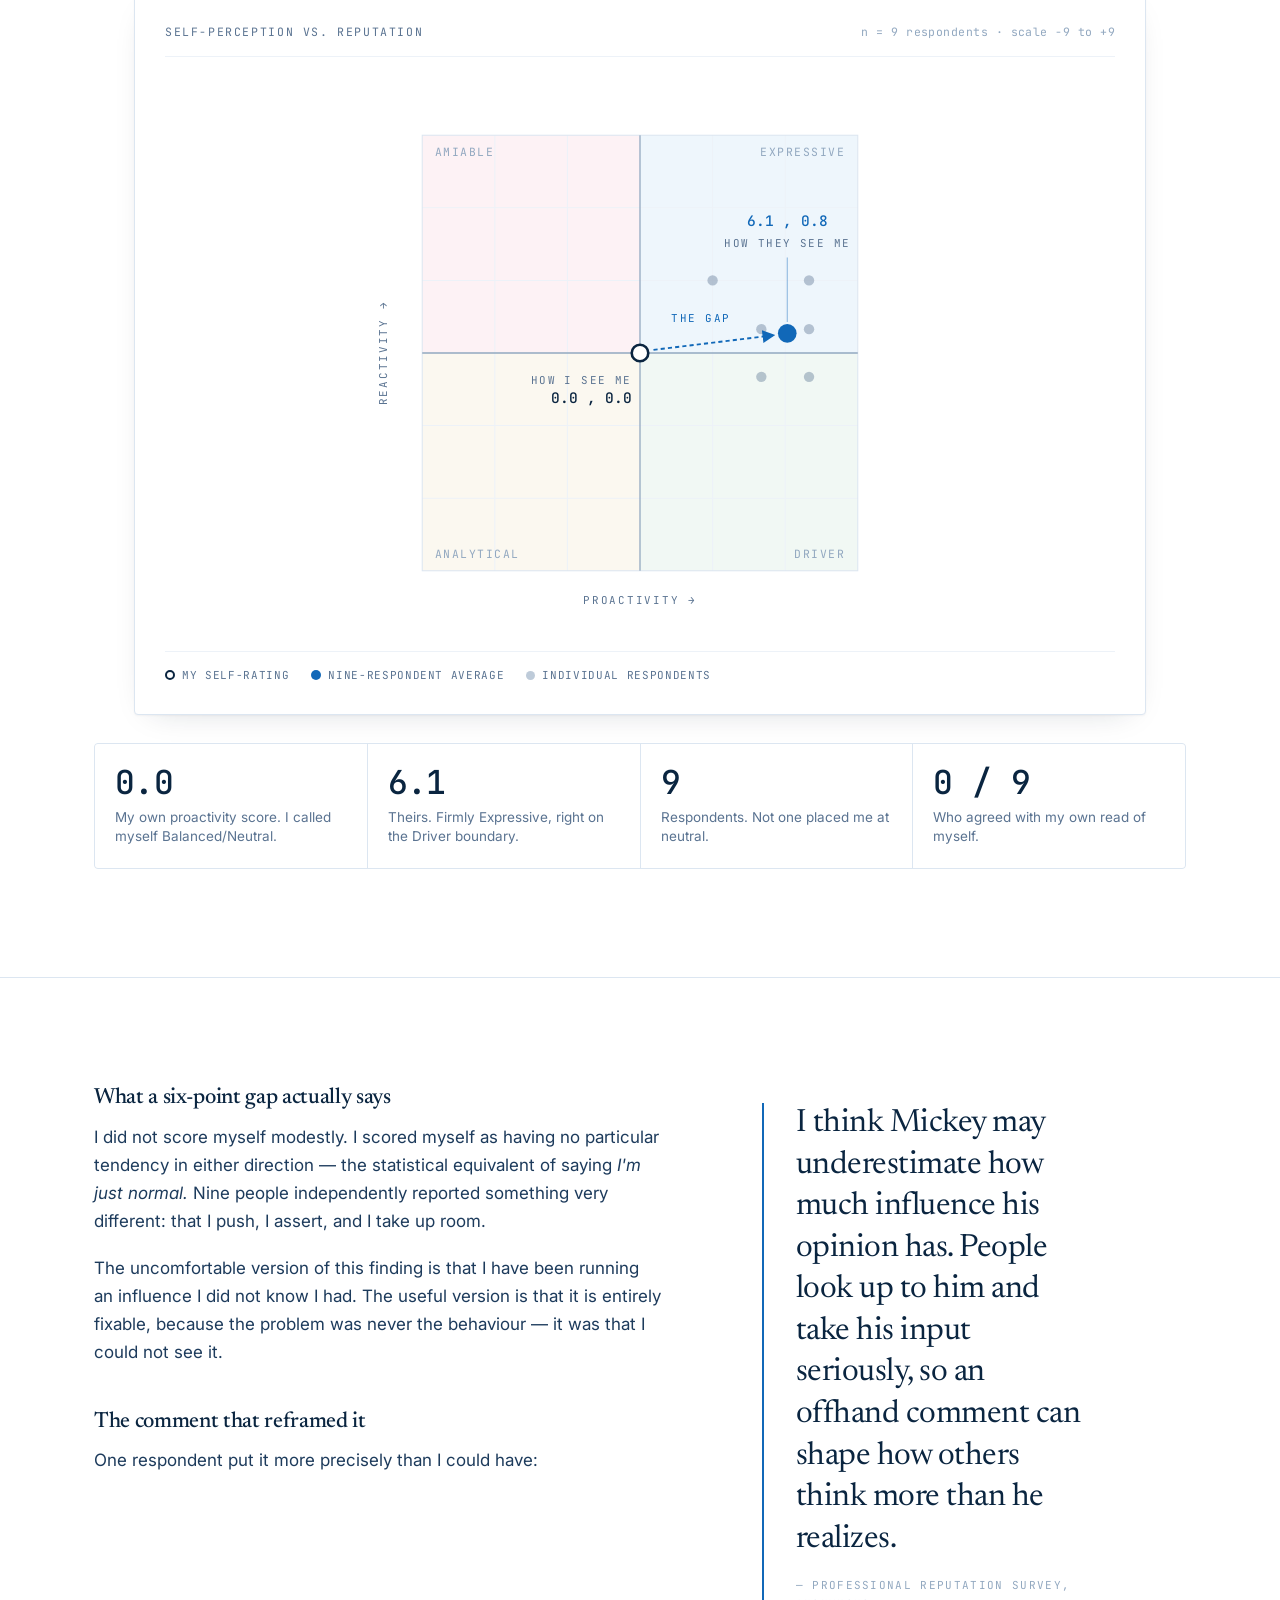
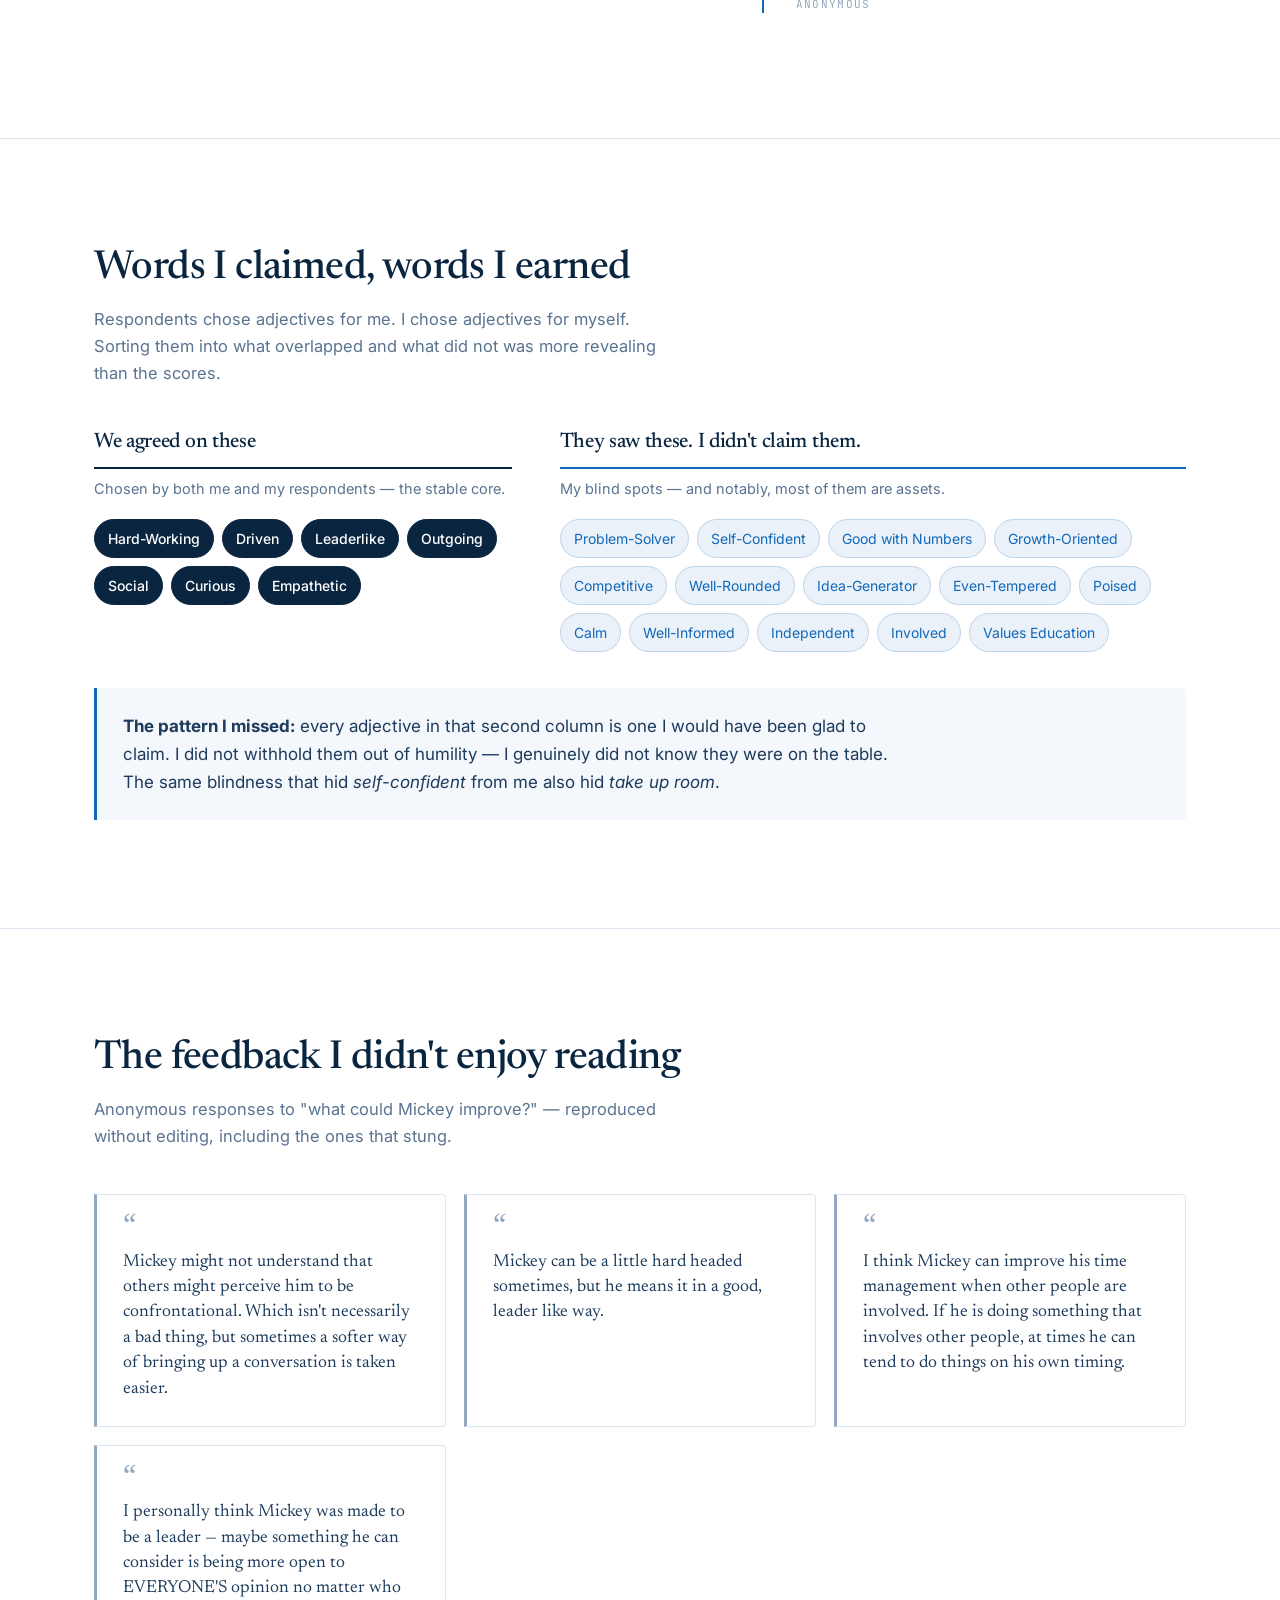
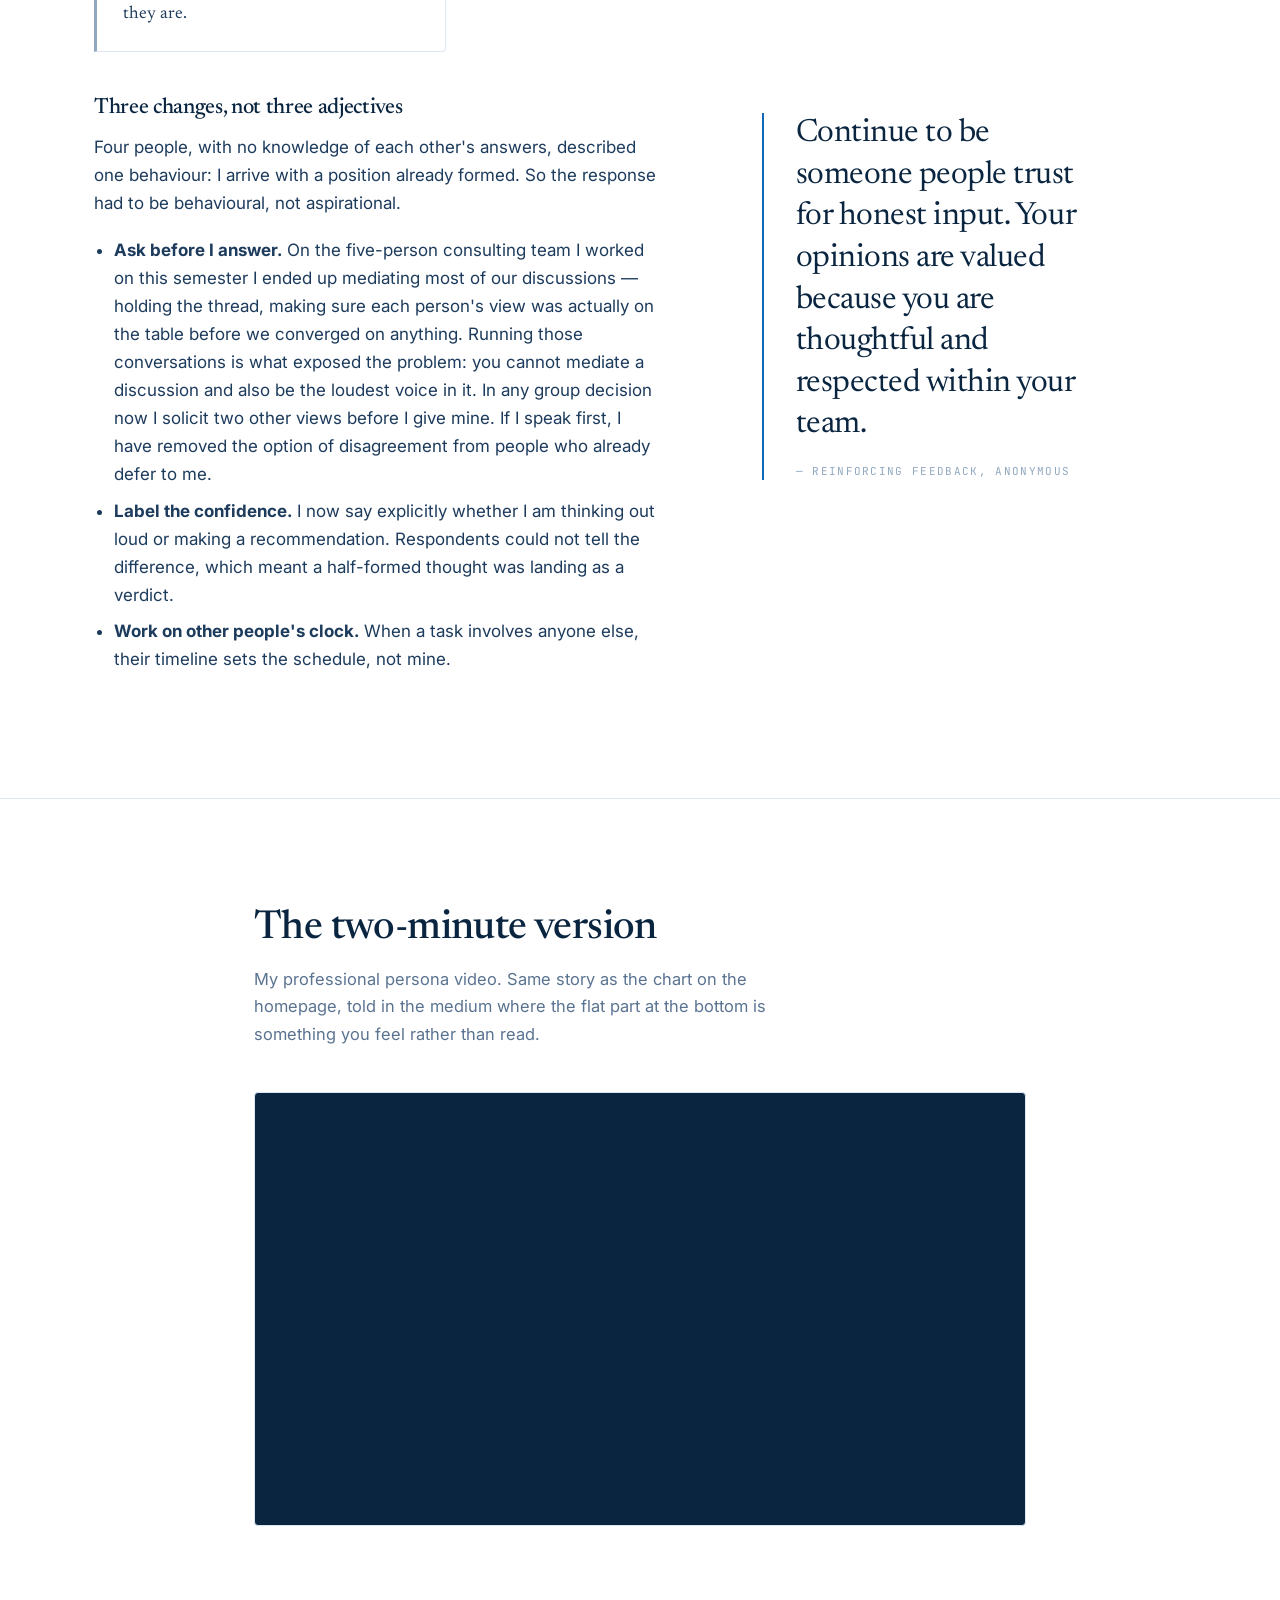
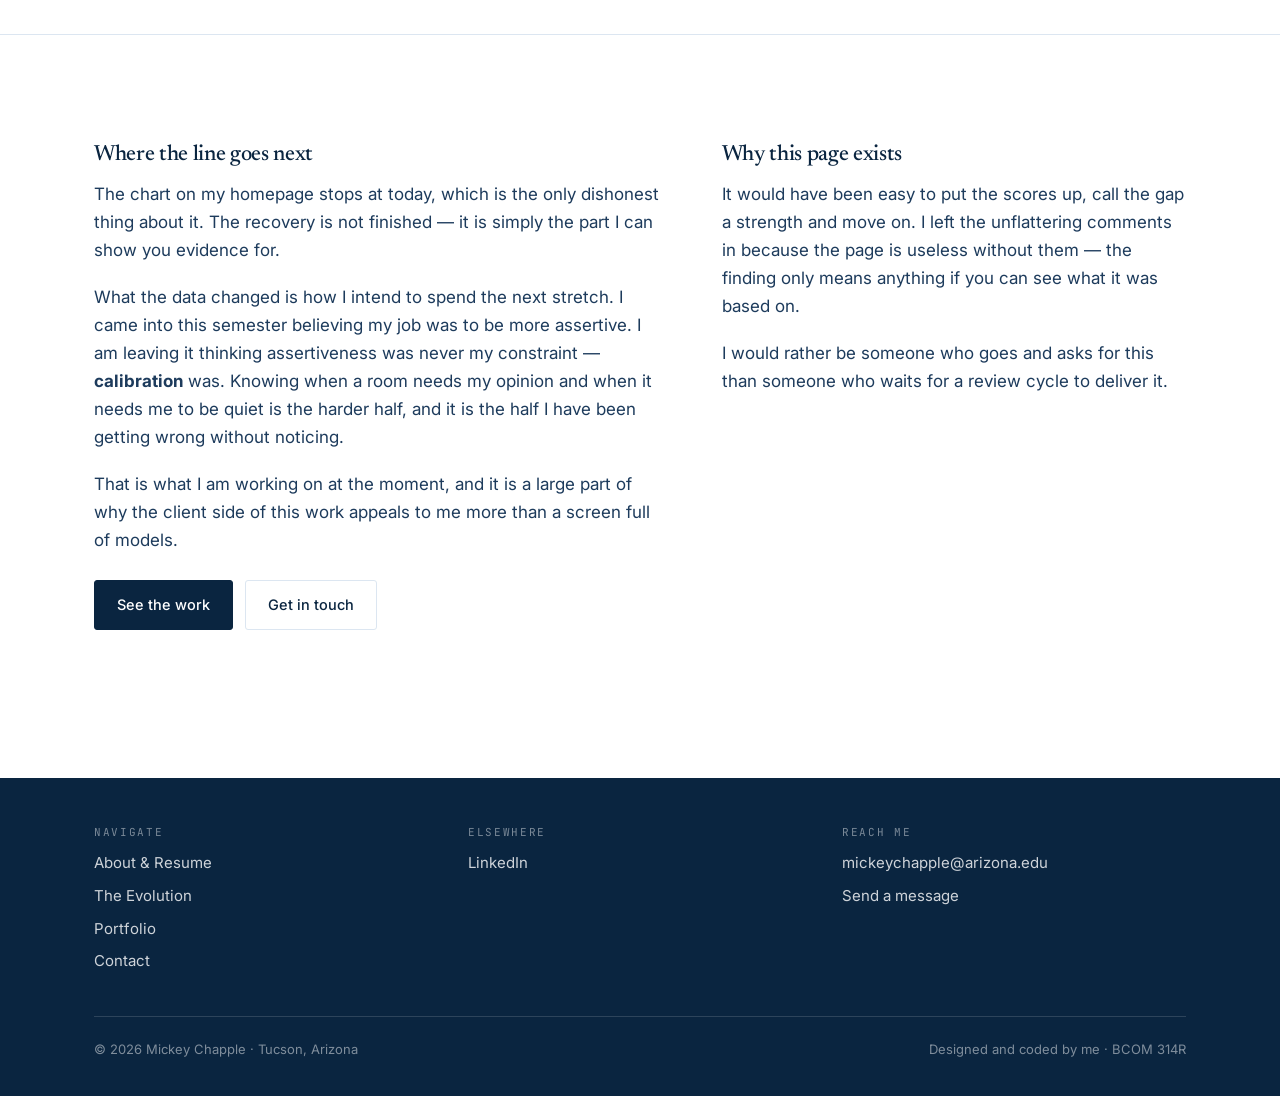
<file: evolution.html>
<!doctype html>
<html lang="en">
<head>
<meta charset="utf-8">
<meta name="viewport" content="width=device-width, initial-scale=1">
<title>The Evolution — Mickey Chapple</title>
<meta name="description" content="I rated myself perfectly neutral. Nine people who have worked with me did not. What the gap between my self-perception and my reputation taught me.">
<link rel="preconnect" href="https://fonts.googleapis.com">
<link rel="preconnect" href="https://fonts.gstatic.com" crossorigin>
<link href="https://fonts.googleapis.com/css2?family=Newsreader:ital,opsz,wght@0,6..72,300..600;1,6..72,300..500&family=Inter:wght@400;500;600&family=JetBrains+Mono:wght@400;500&display=swap" rel="stylesheet">
<link rel="icon" href="favicon.svg" type="image/svg+xml">
<link rel="stylesheet" href="styles.css?v=9">
</head>
<body>
<a class="skip" href="#main">Skip to content</a>

<header class="site-head">
  <div class="wrap site-head__inner">
    <a class="brand" href="index.html">
      <span class="brand__mark" aria-hidden="true">MC</span>
      <span class="brand__name">Mickey Chapple</span>
    </a>
    <button class="nav-toggle" aria-expanded="false" aria-controls="nav">Menu</button>
    <nav class="nav" id="nav">
      <a href="index.html">Home</a>
      <a href="about.html">About</a>
      <a href="evolution.html" aria-current="page">The Evolution</a>
      <a href="portfolio.html">Portfolio</a>
      <a href="contact.html">Contact</a>
    </nav>
  </div>
</header>

<main id="main">

  <!-- ============ HERO ============ -->
  <section class="hero">
    <div class="wrap hero__top">
      <div class="hero__copy">
        <p class="eyebrow">The Evolution · Identity, brand and reputation</p>
        <h1 class="hero__lede">I rated myself a perfect zero. Nine people disagreed.</h1>
        <p class="hero__sub">
          This semester I ran two instruments on myself: one measuring how I see me, one
          measuring how people who have actually worked with me see me. I expected them to
          roughly agree. <strong>They were six points apart</strong>, and the distance between
          them turned out to be the most useful thing I learned all year.
        </p>
      </div>

      <aside class="gap-card">
        <p class="gap-card__head">Proactivity score</p>

        <div class="gap-card__row">
          <span class="gap-card__label">How I see me</span>
          <span class="gap-card__num">0.0</span>
          <span class="gap-card__sub">Balanced / Neutral</span>
        </div>

        <div class="gap-card__link" aria-hidden="true">
          <span>6.1 apart</span>
        </div>

        <div class="gap-card__row gap-card__row--them">
          <span class="gap-card__label">How nine colleagues do</span>
          <span class="gap-card__num">6.1</span>
          <span class="gap-card__sub">Expressive</span>
        </div>

        <p class="gap-card__foot">
          Self-Perception Inventory vs. Professional Reputation Survey · n&nbsp;=&nbsp;9
        </p>
      </aside>
    </div>
  </section>

  <!-- ============ THE INSTRUMENTS ============ -->
  <section class="rule-top">
    <div class="wrap">
      <div class="sec-head">
        <h2>Two instruments, plain English</h2>
        <p>
          These are tools from my business communication coursework. If you have not seen
          them before, here is what they actually measure.
        </p>
      </div>

      <div class="doors">
        <div class="door" style="cursor:default">
          <div class="door__num">SPI</div>
          <div class="door__title">Self-Perception Inventory</div>
          <p class="door__body">
            I rate my own behavior on two axes. <strong>Proactivity</strong> is how much I
            push — do I assert, direct and initiate, or hold back and ask? <strong>Reactivity</strong>
            is how much emotion I show — am I animated and expressive, or measured and contained?
          </p>
        </div>
        <div class="door" style="cursor:default">
          <div class="door__num">PRS</div>
          <div class="door__title">Professional Reputation Survey</div>
          <p class="door__body">
            The identical questions, answered about me by nine former supervisors, teammates
            and chapter officers — anonymously, so there was no incentive to be kind.
            Same two axes, outside view.
          </p>
        </div>
        <div class="door" style="cursor:default">
          <div class="door__num">GAP</div>
          <div class="door__title">Why the distance matters</div>
          <p class="door__body">
            Identity is who you believe you are. Reputation is who everyone else has already
            decided you are. Only one of them walks into the room before you do — and it is
            not the one you control.
          </p>
        </div>
      </div>
    </div>
  </section>

  <!-- ============ THE SCATTER ============ -->
  <section class="rule-top">
    <div class="wrap">
      <div class="sec-head">
        <h2>Six points of daylight</h2>
        <p>
          Both instruments plot onto the same grid. Mine landed dead centre. Theirs did not.
        </p>
      </div>

      <figure class="chart-frame">
        <figcaption class="chart-frame__head">
          <span class="chart-frame__title">Self-perception vs. reputation</span>
          <span class="chart-frame__note">n = 9 respondents · scale &#8722;9 to +9</span>
        </figcaption>

        <div class="scatter-wrap">
          <svg class="scatter" viewBox="0 0 540 540" role="img"
               aria-label="A scatter plot with proactivity on the horizontal axis and reactivity on the vertical axis, divided into four quadrants: Amiable, Expressive, Analytical and Driver. Mickey's own self-rating sits at the exact centre, zero and zero. The nine-respondent average sits far to the right at 6.1 proactivity and 0.8 reactivity, inside the Expressive quadrant near the Driver boundary. An arrow spans the distance between the two.">

            <!-- quadrant tints -->
            <rect x="60"  y="60"  width="210" height="210" fill="#FDF2F5"></rect>
            <rect x="270" y="60"  width="210" height="210" fill="#EEF6FC"></rect>
            <rect x="60"  y="270" width="210" height="210" fill="#FBF8F0"></rect>
            <rect x="270" y="270" width="210" height="210" fill="#F1F8F4"></rect>

            <!-- grid -->
            <g class="sc-grid">
              <line x1="60" y1="130" x2="480" y2="130"></line>
              <line x1="60" y1="200" x2="480" y2="200"></line>
              <line x1="60" y1="340" x2="480" y2="340"></line>
              <line x1="60" y1="410" x2="480" y2="410"></line>
              <line x1="130" y1="60" x2="130" y2="480"></line>
              <line x1="200" y1="60" x2="200" y2="480"></line>
              <line x1="340" y1="60" x2="340" y2="480"></line>
              <line x1="410" y1="60" x2="410" y2="480"></line>
            </g>

            <!-- frame + axes -->
            <rect x="60" y="60" width="420" height="420" fill="none" stroke="#DCE6F1"></rect>
            <line class="sc-axis" x1="60" y1="270" x2="480" y2="270"></line>
            <line class="sc-axis" x1="270" y1="60" x2="270" y2="480"></line>

            <!-- quadrant labels -->
            <text class="sc-quad" x="72"  y="80"  text-anchor="start">AMIABLE</text>
            <text class="sc-quad" x="468" y="80"  text-anchor="end">EXPRESSIVE</text>
            <text class="sc-quad" x="72"  y="468" text-anchor="start">ANALYTICAL</text>
            <text class="sc-quad" x="468" y="468" text-anchor="end">DRIVER</text>

            <!-- axis titles -->
            <text class="sc-axis-label" x="270" y="512" text-anchor="middle">PROACTIVITY &#8594;</text>
            <text class="sc-axis-label" x="26" y="270" text-anchor="middle"
                  transform="rotate(-90 26 270)">REACTIVITY &#8594;</text>

            <!-- individual respondents -->
            <g class="sc-resp">
              <circle cx="340" cy="200"></circle>
              <circle cx="433" cy="200"></circle>
              <circle cx="387" cy="247"></circle>
              <circle cx="433" cy="247"></circle>
              <circle cx="387" cy="293"></circle>
              <circle cx="433" cy="293"></circle>
            </g>

            <!-- the gap -->
            <defs>
              <marker id="arrow" viewBox="0 0 10 10" refX="8" refY="5"
                      markerWidth="7" markerHeight="7" orient="auto-start-reverse">
                <path d="M 0 0 L 10 5 L 0 10 z" fill="#1168B8"></path>
              </marker>
            </defs>
            <line class="sc-gap" x1="283" y1="267" x2="398" y2="253"
                  marker-end="url(#arrow)"></line>
            <text class="sc-gap-label" x="300" y="240">THE GAP</text>

            <!-- self -->
            <circle class="sc-self" cx="270" cy="270" r="8"></circle>
            <text class="sc-tag sc-tag--self sc-long" x="262" y="300" text-anchor="end">HOW I SEE ME</text>
            <text class="sc-tag sc-tag--self sc-short" x="262" y="300" text-anchor="end">ME</text>
            <text class="sc-val sc-val--self" x="262" y="318" text-anchor="end">0.0 , 0.0</text>

            <!-- average -->
            <line class="sc-leader" x1="412" y1="178" x2="412" y2="240"></line>
            <circle class="sc-avg" cx="412" cy="251" r="9"></circle>
            <text class="sc-tag sc-tag--avg sc-long" x="412" y="168" text-anchor="middle">HOW THEY SEE ME</text>
            <text class="sc-tag sc-tag--avg sc-short" x="412" y="168" text-anchor="middle">THEM</text>
            <text class="sc-val sc-val--avg" x="412" y="148" text-anchor="middle">6.1 , 0.8</text>
          </svg>
        </div>

        <div class="chart-legend">
          <span class="legend--self"><i></i> My self-rating</span>
          <span class="legend--avg"><i></i> Nine-respondent average</span>
          <span class="legend--dot"><i></i> Individual respondents</span>
        </div>
      </figure>

      <div class="stats" style="margin-top:28px">
        <div class="stat">
          <div class="stat__num">0.0</div>
          <p class="stat__label">My own proactivity score. I called myself Balanced/Neutral.</p>
        </div>
        <div class="stat">
          <div class="stat__num">6.1</div>
          <p class="stat__label">Theirs. Firmly Expressive, right on the Driver boundary.</p>
        </div>
        <div class="stat">
          <div class="stat__num">9</div>
          <p class="stat__label">Respondents. Not one placed me at neutral.</p>
        </div>
        <div class="stat">
          <div class="stat__num">0 / 9</div>
          <p class="stat__label">Who agreed with my own read of myself.</p>
        </div>
      </div>
    </div>
  </section>

  <!-- ============ WHAT IT MEANS ============ -->
  <section class="rule-top">
    <div class="wrap split">
      <div class="prose">
        <h3>What a six-point gap actually says</h3>
        <p>
          I did not score myself modestly. I scored myself as having no particular tendency
          in either direction — the statistical equivalent of saying <em>I'm just normal.</em>
          Nine people independently reported something very different: that I push, I assert,
          and I take up room.
        </p>
        <p>
          The uncomfortable version of this finding is that I have been running an influence
          I did not know I had. The useful version is that it is entirely fixable, because
          the problem was never the behaviour — it was that I could not see it.
        </p>
        <h3>The comment that reframed it</h3>
        <p>
          One respondent put it more precisely than I could have:
        </p>
      </div>
      <blockquote class="pull">
        <p>I think Mickey may underestimate how much influence his opinion has. People look up to him and take his input seriously, so an offhand comment can shape how others think more than he realizes.</p>
        <cite>— Professional Reputation Survey, anonymous</cite>
      </blockquote>
    </div>
  </section>

  <!-- ============ ADJECTIVES ============ -->
  <section class="rule-top">
    <div class="wrap">
      <div class="sec-head">
        <h2>Words I claimed, words I earned</h2>
        <p>
          Respondents chose adjectives for me. I chose adjectives for myself. Sorting them
          into what overlapped and what did not was more revealing than the scores.
        </p>
      </div>

      <div class="adj-grid">
        <div class="adj-col">
          <h3 class="adj-col__head adj-col__head--both">We agreed on these</h3>
          <p class="adj-col__note">Chosen by both me and my respondents — the stable core.</p>
          <ul class="chips chips--both">
            <li>Hard-Working</li><li>Driven</li><li>Leaderlike</li><li>Outgoing</li>
            <li>Social</li><li>Curious</li><li>Empathetic</li>
          </ul>
        </div>

        <div class="adj-col">
          <h3 class="adj-col__head adj-col__head--them">They saw these. I didn't claim them.</h3>
          <p class="adj-col__note">My blind spots — and notably, most of them are assets.</p>
          <ul class="chips chips--them">
            <li>Problem-Solver</li><li>Self-Confident</li><li>Good with Numbers</li>
            <li>Growth-Oriented</li><li>Competitive</li><li>Well-Rounded</li>
            <li>Idea-Generator</li><li>Even-Tempered</li><li>Poised</li><li>Calm</li>
            <li>Well-Informed</li><li>Independent</li><li>Involved</li><li>Values Education</li>
          </ul>
        </div>
      </div>

      <div class="callout">
        <p>
          <strong>The pattern I missed:</strong> every adjective in that second column is one
          I would have been glad to claim. I did not withhold them out of humility — I
          genuinely did not know they were on the table. The same blindness that hid
          <em>self-confident</em> from me also hid <em>take up room</em>.
        </p>
      </div>
    </div>
  </section>

  <!-- ============ CONSTRUCTIVE ============ -->
  <section class="rule-top">
    <div class="wrap">
      <div class="sec-head">
        <h2>The feedback I didn't enjoy reading</h2>
        <p>
          Anonymous responses to "what could Mickey improve?" — reproduced without editing,
          including the ones that stung.
        </p>
      </div>

      <div class="quote-stack">
        <blockquote class="qs">
          <p>Mickey might not understand that others might perceive him to be confrontational. Which isn't necessarily a bad thing, but sometimes a softer way of bringing up a conversation is taken easier.</p>
        </blockquote>
        <blockquote class="qs">
          <p>Mickey can be a little hard headed sometimes, but he means it in a good, leader like way.</p>
        </blockquote>
        <blockquote class="qs">
          <p>I think Mickey can improve his time management when other people are involved. If he is doing something that involves other people, at times he can tend to do things on his own timing.</p>
        </blockquote>
        <blockquote class="qs">
          <p>I personally think Mickey was made to be a leader — maybe something he can consider is being more open to EVERYONE'S opinion no matter who they are.</p>
        </blockquote>
      </div>

      <div class="split" style="margin-top:44px">
        <div class="prose">
          <h3>Three changes, not three adjectives</h3>
          <p>
            Four people, with no knowledge of each other's answers, described one behaviour:
            I arrive with a position already formed. So the response had to be behavioural,
            not aspirational.
          </p>
          <ul>
            <li><strong>Ask before I answer.</strong> On the five-person consulting team
              I worked on this semester I ended up mediating most of our discussions —
              holding the thread, making sure each person's view was actually on the table
              before we converged on anything. Running those conversations is what exposed
              the problem: you cannot mediate a discussion and also be the loudest voice in
              it. In any group decision now I solicit two other views before I give mine.
              If I speak first, I have removed the option of disagreement from people who
              already defer to me.</li>
            <li><strong>Label the confidence.</strong> I now say explicitly whether I am
              thinking out loud or making a recommendation. Respondents could not tell the
              difference, which meant a half-formed thought was landing as a verdict.</li>
            <li><strong>Work on other people's clock.</strong> When a task involves anyone
              else, their timeline sets the schedule, not mine.</li>
          </ul>
        </div>
        <blockquote class="pull">
          <p>Continue to be someone people trust for honest input. Your opinions are valued because you are thoughtful and respected within your team.</p>
          <cite>— Reinforcing feedback, anonymous</cite>
        </blockquote>
      </div>
    </div>
  </section>

  <!-- ============ VIDEO ============ -->
  <section class="rule-top">
    <div class="wrap wrap--narrow">
      <div class="sec-head">
        <h2>The two-minute version</h2>
        <p>
          My professional persona video. Same story as the chart on the homepage, told in
          the medium where the flat part at the bottom is something you feel rather than
          read.
        </p>
      </div>

      <div class="video">
        <iframe
          src="https://www.youtube-nocookie.com/embed/5kqMcRGnTIk"
          title="Mickey Chapple — Professional Persona Video"
          loading="lazy"
          allow="accelerometer; autoplay; clipboard-write; encrypted-media; gyroscope; picture-in-picture"
          allowfullscreen></iframe>
      </div>
    </div>
  </section>

  <!-- ============ FORWARD ============ -->
  <section class="rule-top">
    <div class="wrap split">
      <div class="prose">
        <h3>Where the line goes next</h3>
        <p>
          The chart on my homepage stops at today, which is the only dishonest thing about
          it. The recovery is not finished — it is simply the part I can show you evidence for.
        </p>
        <p>
          What the data changed is how I intend to spend the next stretch. I came into this
          semester believing my job was to be more assertive. I am leaving it thinking
          assertiveness was never my constraint — <strong>calibration</strong> was. Knowing
          when a room needs my opinion and when it needs me to be quiet is the harder half,
          and it is the half I have been getting wrong without noticing.
        </p>
        <p>
          That is what I am working on at the moment, and it is a large part of why the
          client side of this work appeals to me more than a screen full of models.
        </p>
        <div class="btn-row" style="margin-top:26px">
          <a class="btn" href="portfolio.html">See the work</a>
          <a class="btn btn--ghost" href="contact.html">Get in touch</a>
        </div>
      </div>
      <div class="prose">
        <h3>Why this page exists</h3>
        <p>
          It would have been easy to put the scores up, call the gap a strength and move on.
          I left the unflattering comments in because the page is useless without them —
          the finding only means anything if you can see what it was based on.
        </p>
        <p>
          I would rather be someone who goes and asks for this than someone who waits for a
          review cycle to deliver it.
        </p>
      </div>
    </div>
  </section>

</main>

<footer class="site-foot">
  <div class="wrap">
    <div class="foot-grid">
      <div>
        <h4>Navigate</h4>
        <a href="about.html">About &amp; Resume</a>
        <a href="evolution.html">The Evolution</a>
        <a href="portfolio.html">Portfolio</a>
        <a href="contact.html">Contact</a>
      </div>
      <div>
        <h4>Elsewhere</h4>
        <a href="https://www.linkedin.com/in/mickey-chapple" target="_blank" rel="noopener">LinkedIn</a>
      </div>
      <div>
        <h4>Reach me</h4>
        <a href="mailto:mickeychapple@arizona.edu">mickeychapple@arizona.edu</a>
        <a href="contact.html">Send a message</a>
      </div>
    </div>
    <div class="foot-base">
      <p>&copy; 2026 Mickey Chapple · Tucson, Arizona</p>
      <p>Designed and coded by me · BCOM 314R</p>
    </div>
  </div>
</footer>

<script src="script.js?v=9"></script>
</body>
</html>
</file>
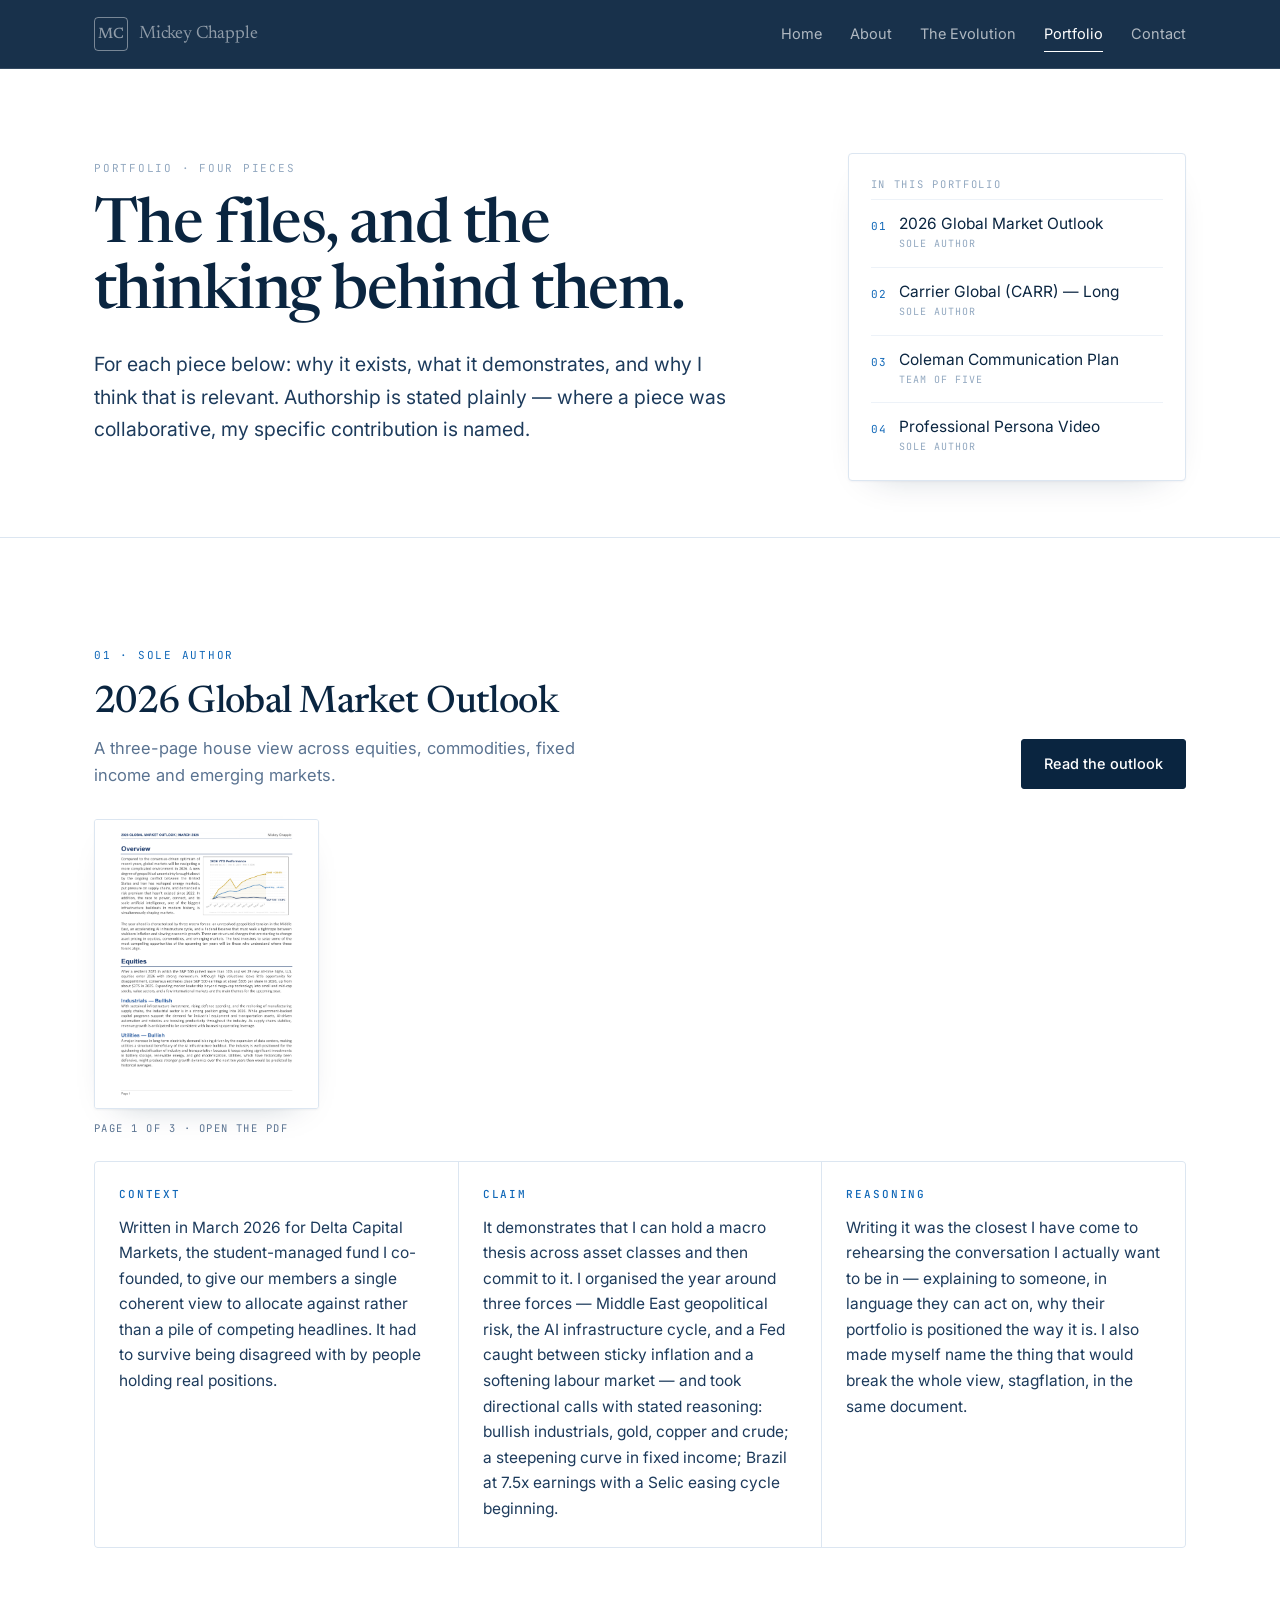
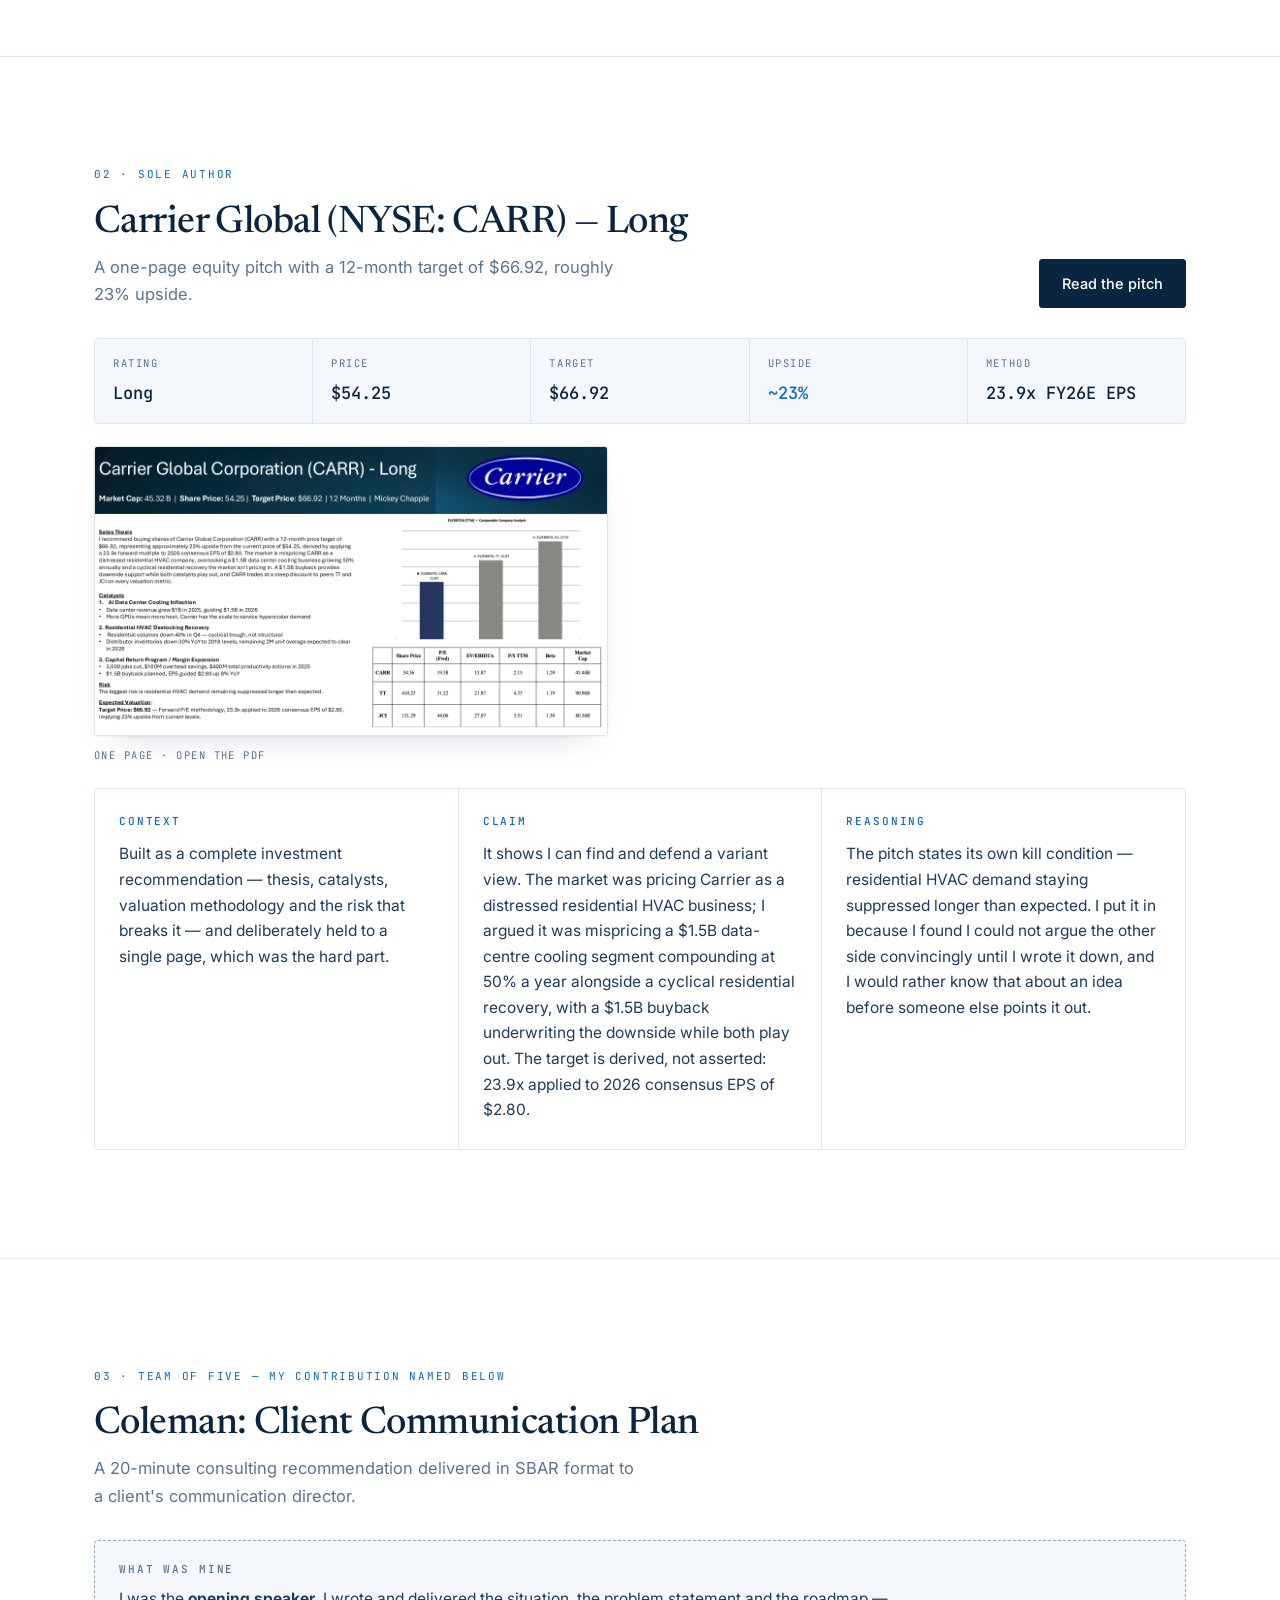
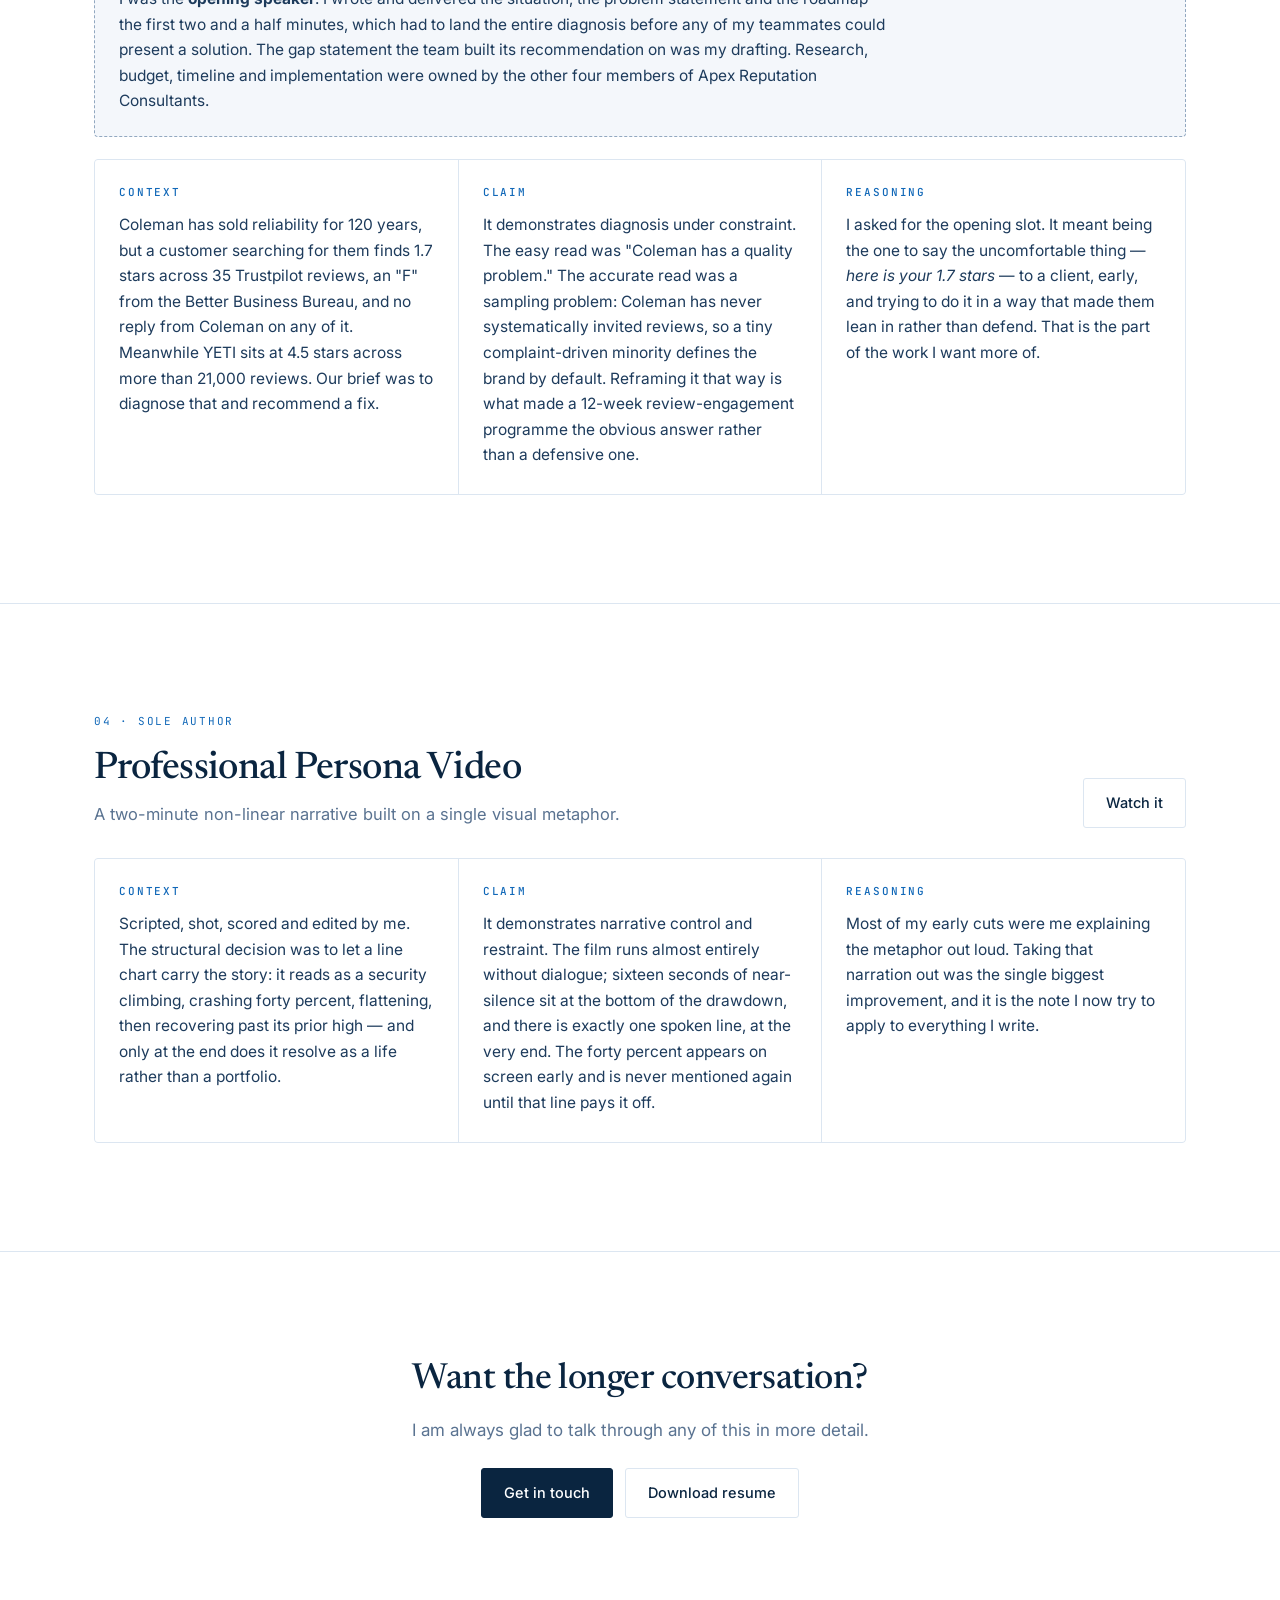
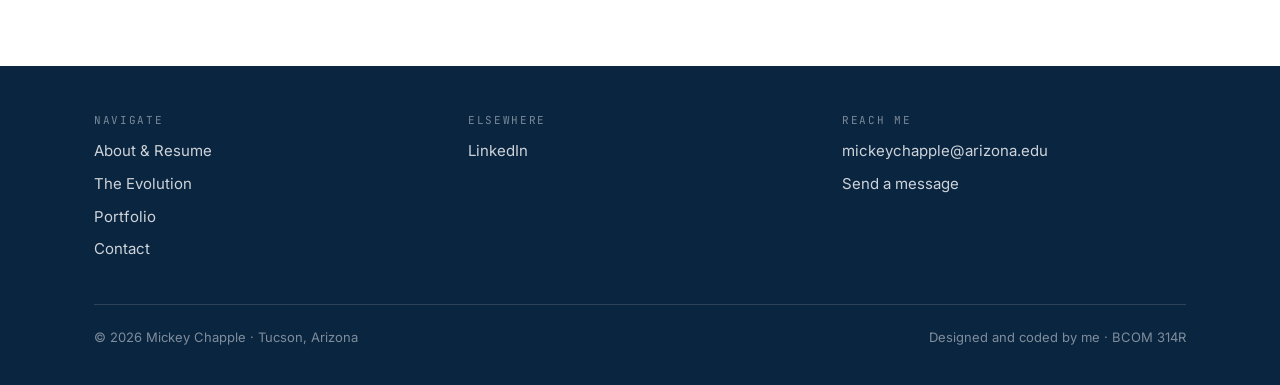
<file: portfolio.html>
<!doctype html>
<html lang="en">
<head>
<meta charset="utf-8">
<meta name="viewport" content="width=device-width, initial-scale=1">
<title>Portfolio — Mickey Chapple</title>
<meta name="description" content="Market outlook, equity research and client communication strategy — with the reasoning behind each piece, not just the artifact.">
<link rel="preconnect" href="https://fonts.googleapis.com">
<link rel="preconnect" href="https://fonts.gstatic.com" crossorigin>
<link href="https://fonts.googleapis.com/css2?family=Newsreader:ital,opsz,wght@0,6..72,300..600;1,6..72,300..500&family=Inter:wght@400;500;600&family=JetBrains+Mono:wght@400;500&display=swap" rel="stylesheet">
<link rel="icon" href="favicon.svg" type="image/svg+xml">
<link rel="stylesheet" href="styles.css?v=9">
</head>
<body>
<a class="skip" href="#main">Skip to content</a>

<header class="site-head">
  <div class="wrap site-head__inner">
    <a class="brand" href="index.html">
      <span class="brand__mark" aria-hidden="true">MC</span>
      <span class="brand__name">Mickey Chapple</span>
    </a>
    <button class="nav-toggle" aria-expanded="false" aria-controls="nav">Menu</button>
    <nav class="nav" id="nav">
      <a href="index.html">Home</a>
      <a href="about.html">About</a>
      <a href="evolution.html">The Evolution</a>
      <a href="portfolio.html" aria-current="page">Portfolio</a>
      <a href="contact.html">Contact</a>
    </nav>
  </div>
</header>

<main id="main">

  <section class="hero">
    <div class="wrap hero__top">
      <div class="hero__copy">
        <p class="eyebrow">Portfolio · Four pieces</p>
        <h1 class="hero__lede">The files, and the thinking behind them.</h1>
        <p class="hero__sub">
          For each piece below: why it exists, what it demonstrates, and why I think that
          is relevant. Authorship is stated plainly — where a piece was collaborative, my
          specific contribution is named.
        </p>
      </div>

      <nav class="toc" aria-label="Portfolio contents">
        <p class="toc__head">In this portfolio</p>
        <ol>
          <li><a href="#outlook"><span class="toc__n">01</span><span class="toc__t">2026 Global Market Outlook</span><span class="toc__m">Sole author</span></a></li>
          <li><a href="#carrier"><span class="toc__n">02</span><span class="toc__t">Carrier Global (CARR) — Long</span><span class="toc__m">Sole author</span></a></li>
          <li><a href="#coleman"><span class="toc__n">03</span><span class="toc__t">Coleman Communication Plan</span><span class="toc__m">Team of five</span></a></li>
          <li><a href="#video"><span class="toc__n">04</span><span class="toc__t">Professional Persona Video</span><span class="toc__m">Sole author</span></a></li>
        </ol>
      </nav>
    </div>
  </section>

  <!-- ============ 01 ============ -->
  <section class="rule-top">
    <div class="wrap">
      <article class="work">
        <div class="work__head">
          <div>
            <p class="eyebrow eyebrow--gold">01 · Sole author</p>
            <h2 id="outlook">2026 Global Market Outlook</h2>
            <p class="work__tagline">A three-page house view across equities, commodities, fixed income and emerging markets.</p>
          </div>
          <a class="btn" href="assets/Global Market Outlook 2026.pdf" target="_blank" rel="noopener">Read the outlook</a>
        </div>

        <a class="doc-preview" href="assets/Global Market Outlook 2026.pdf" target="_blank" rel="noopener">
          <img src="assets/outlook-preview.png" width="1347" height="1743"
               alt="First page of the 2026 Global Market Outlook, headed Overview, with sections on equities and a bullish call on industrials.">
          <span class="doc-preview__tag">Page 1 of 3 · Open the PDF</span>
        </a>

        <div class="cer">
          <div class="cer__item">
            <h3>Context</h3>
            <p>
              Written in March 2026 for Delta Capital Markets, the student-managed fund I
              co-founded, to give our members a single coherent view to allocate against
              rather than a pile of competing headlines. It had to survive being disagreed
              with by people holding real positions.
            </p>
          </div>
          <div class="cer__item">
            <h3>Claim</h3>
            <p>
              It demonstrates that I can hold a macro thesis across asset classes and then
              commit to it. I organised the year around three forces — Middle East
              geopolitical risk, the AI infrastructure cycle, and a Fed caught between
              sticky inflation and a softening labour market — and took directional calls
              with stated reasoning: bullish industrials, gold, copper and crude; a
              steepening curve in fixed income; Brazil at 7.5x earnings with a Selic
              easing cycle beginning.
            </p>
          </div>
          <div class="cer__item">
            <h3>Reasoning</h3>
            <p>
              Writing it was the closest I have come to rehearsing the conversation I
              actually want to be in — explaining to someone, in language they can act on,
              why their portfolio is positioned the way it is. I also made myself name the
              thing that would break the whole view, stagflation, in the same document.
            </p>
          </div>
        </div>
      </article>
    </div>
  </section>

  <!-- ============ 02 ============ -->
  <section class="rule-top">
    <div class="wrap">
      <article class="work">
        <div class="work__head">
          <div>
            <p class="eyebrow eyebrow--gold">02 · Sole author</p>
            <h2 id="carrier">Carrier Global (NYSE: CARR) — Long</h2>
            <p class="work__tagline">A one-page equity pitch with a 12-month target of $66.92, roughly 23% upside.</p>
          </div>
          <a class="btn" href="assets/Carrier Global Equity Pitch.pdf" target="_blank" rel="noopener">Read the pitch</a>
        </div>

        <div class="tear">
          <div class="tear__cell"><span class="tear__k">Rating</span><span class="tear__v">Long</span></div>
          <div class="tear__cell"><span class="tear__k">Price</span><span class="tear__v">$54.25</span></div>
          <div class="tear__cell"><span class="tear__k">Target</span><span class="tear__v">$66.92</span></div>
          <div class="tear__cell"><span class="tear__k">Upside</span><span class="tear__v tear__v--up">~23%</span></div>
          <div class="tear__cell"><span class="tear__k">Method</span><span class="tear__v">23.9x FY26E EPS</span></div>
        </div>

        <a class="doc-preview doc-preview--wide" href="assets/Carrier Global Equity Pitch.pdf" target="_blank" rel="noopener">
          <img src="assets/carrier-preview.png" width="2112" height="1188"
               alt="The one-page Carrier Global equity pitch, showing the sales thesis, three catalysts, the risk, and the target price of 66.92 dollars.">
          <span class="doc-preview__tag">One page · Open the PDF</span>
        </a>

        <div class="cer">
          <div class="cer__item">
            <h3>Context</h3>
            <p>
              Built as a complete investment recommendation — thesis, catalysts, valuation
              methodology and the risk that breaks it — and deliberately held to a single
              page, which was the hard part.
            </p>
          </div>
          <div class="cer__item">
            <h3>Claim</h3>
            <p>
              It shows I can find and defend a variant view. The market was pricing Carrier
              as a distressed residential HVAC business; I argued it was mispricing a $1.5B
              data-centre cooling segment compounding at 50% a year alongside a cyclical
              residential recovery, with a $1.5B buyback underwriting the downside while
              both play out. The target is derived, not asserted: 23.9x applied to 2026
              consensus EPS of $2.80.
            </p>
          </div>
          <div class="cer__item">
            <h3>Reasoning</h3>
            <p>
              The pitch states its own kill condition — residential HVAC demand staying
              suppressed longer than expected. I put it in because I found I could not
              argue the other side convincingly until I wrote it down, and I would rather
              know that about an idea before someone else points it out.
            </p>
          </div>
        </div>
      </article>
    </div>
  </section>

  <!-- ============ 03 ============ -->
  <section class="rule-top">
    <div class="wrap">
      <article class="work">
        <div class="work__head">
          <div>
            <p class="eyebrow eyebrow--gold">03 · Team of five — my contribution named below</p>
            <h2 id="coleman">Coleman: Client Communication Plan</h2>
            <p class="work__tagline">A 20-minute consulting recommendation delivered in SBAR format to a client's communication director.</p>
          </div>
        </div>

        <div class="authorship">
          <h4>What was mine</h4>
          <p>
            I was the <strong>opening speaker</strong>. I wrote and delivered the situation,
            the problem statement and the roadmap — the first two and a half minutes, which
            had to land the entire diagnosis before any of my teammates could present a
            solution. The gap statement the team built its recommendation on was my
            drafting. Research, budget, timeline and implementation were owned by the other
            four members of Apex Reputation Consultants.
          </p>
        </div>

        <div class="cer">
          <div class="cer__item">
            <h3>Context</h3>
            <p>
              Coleman has sold reliability for 120 years, but a customer searching for them
              finds 1.7 stars across 35 Trustpilot reviews, an "F" from the Better Business
              Bureau, and no reply from Coleman on any of it. Meanwhile YETI sits at 4.5
              stars across more than 21,000 reviews. Our brief was to diagnose that and
              recommend a fix.
            </p>
          </div>
          <div class="cer__item">
            <h3>Claim</h3>
            <p>
              It demonstrates diagnosis under constraint. The easy read was "Coleman has a
              quality problem." The accurate read was a sampling problem: Coleman has never
              systematically invited reviews, so a tiny complaint-driven minority defines
              the brand by default. Reframing it that way is what made a 12-week
              review-engagement programme the obvious answer rather than a defensive one.
            </p>
          </div>
          <div class="cer__item">
            <h3>Reasoning</h3>
            <p>
              I asked for the opening slot. It meant being the one to say the
              uncomfortable thing — <em>here is your 1.7 stars</em> — to a client, early,
              and trying to do it in a way that made them lean in rather than defend. That
              is the part of the work I want more of.
            </p>
          </div>
        </div>
      </article>
    </div>
  </section>

  <!-- ============ 04 ============ -->
  <section class="rule-top">
    <div class="wrap">
      <article class="work">
        <div class="work__head">
          <div>
            <p class="eyebrow eyebrow--gold">04 · Sole author</p>
            <h2 id="video">Professional Persona Video</h2>
            <p class="work__tagline">A two-minute non-linear narrative built on a single visual metaphor.</p>
          </div>
          <a class="btn btn--ghost" href="evolution.html">Watch it</a>
        </div>

        <div class="cer">
          <div class="cer__item">
            <h3>Context</h3>
            <p>
              Scripted, shot, scored and edited by me. The structural decision was to let a
              line chart carry the story: it reads as a security climbing, crashing forty
              percent, flattening, then recovering past its prior high — and only at the end
              does it resolve as a life rather than a portfolio.
            </p>
          </div>
          <div class="cer__item">
            <h3>Claim</h3>
            <p>
              It demonstrates narrative control and restraint. The film runs almost entirely
              without dialogue; sixteen seconds of near-silence sit at the bottom of the
              drawdown, and there is exactly one spoken line, at the very end. The forty
              percent appears on screen early and is never mentioned again until that line
              pays it off.
            </p>
          </div>
          <div class="cer__item">
            <h3>Reasoning</h3>
            <p>
              Most of my early cuts were me explaining the metaphor out loud. Taking that
              narration out was the single biggest improvement, and it is the note I now
              try to apply to everything I write.
            </p>
          </div>
        </div>
      </article>
    </div>
  </section>

  <section class="rule-top">
    <div class="wrap wrap--narrow" style="text-align:center">
      <h2 style="font-size:clamp(25px,3.6vw,36px);margin-bottom:16px">Want the longer conversation?</h2>
      <p style="margin-inline:auto;color:var(--muted)">
        I am always glad to talk through any of this in more detail.
      </p>
      <div class="btn-row" style="justify-content:center;margin-top:24px">
        <a class="btn" href="contact.html">Get in touch</a>
        <a class="btn btn--ghost" href="assets/Mickey Chapple Resume.pdf" download>Download resume</a>
      </div>
    </div>
  </section>

</main>

<footer class="site-foot">
  <div class="wrap">
    <div class="foot-grid">
      <div>
        <h4>Navigate</h4>
        <a href="about.html">About &amp; Resume</a>
        <a href="evolution.html">The Evolution</a>
        <a href="portfolio.html">Portfolio</a>
        <a href="contact.html">Contact</a>
      </div>
      <div>
        <h4>Elsewhere</h4>
        <a href="https://www.linkedin.com/in/mickey-chapple" target="_blank" rel="noopener">LinkedIn</a>
      </div>
      <div>
        <h4>Reach me</h4>
        <a href="mailto:mickeychapple@arizona.edu">mickeychapple@arizona.edu</a>
        <a href="contact.html">Send a message</a>
      </div>
    </div>
    <div class="foot-base">
      <p>&copy; 2026 Mickey Chapple · Tucson, Arizona</p>
      <p>Designed and coded by me · BCOM 314R</p>
    </div>
  </div>
</footer>

<script src="script.js?v=9"></script>
</body>
</html>
</file>
<file: styles.css>
/* ============================================================
   Mickey Chapple — Professional Persona Profile
   Brand rationale: blue and white is the visual language of
   private banking — it reads as trust, clarity and restraint.
   White space does the work; a single navy and a single live
   blue carry everything. One bold graphic element (the
   drawdown chart) tells the story so the rest can stay quiet.
   ============================================================ */

:root {
  /* Surfaces */
  --paper:      #FFFFFF;
  --paper-warm: #F4F7FB;
  --card:       #FFFFFF;

  /* Ink */
  --ink:        #0A2540;
  --ink-soft:   #1D3B5C;
  --muted:      #5A7391;
  --faint:      #92A8C0;

  /* Lines */
  --rule:       #DCE6F1;
  --rule-soft:  #EDF2F8;

  /* Signal */
  --drawdown:   #C2402F;  /* the loss */
  --recovery:   #1168B8;  /* the climb back */
  --gold:       #1168B8;  /* accent — live blue */

  /* Type */
  --serif: "Newsreader", Georgia, "Times New Roman", serif;
  --sans:  "Inter", -apple-system, BlinkMacSystemFont, "Segoe UI", sans-serif;
  --mono:  "JetBrains Mono", ui-monospace, "SF Mono", Menlo, monospace;

  /* Rhythm */
  --gutter: 24px;
  --maxw: 1140px;
  --measure: 68ch;
}

/* ---------- Reset ---------- */
*, *::before, *::after { box-sizing: border-box; }

html { -webkit-text-size-adjust: 100%; scroll-behavior: smooth; }

@media (prefers-reduced-motion: reduce) {
  html { scroll-behavior: auto; }
  *, *::before, *::after {
    animation-duration: 0.01ms !important;
    animation-iteration-count: 1 !important;
    transition-duration: 0.01ms !important;
  }
}

body {
  margin: 0;
  background: var(--paper);
  color: var(--ink);
  font-family: var(--sans);
  font-size: 17px;
  line-height: 1.65;
  -webkit-font-smoothing: antialiased;
  text-rendering: optimizeLegibility;
}

img { max-width: 100%; height: auto; display: block; }

a { color: inherit; }

h1, h2, h3, h4 {
  font-family: var(--serif);
  font-weight: 500;
  line-height: 1.12;
  letter-spacing: -0.015em;
  margin: 0;
  text-wrap: balance;
}

p { margin: 0 0 1.1em; max-width: var(--measure); }

/* ---------- Layout ---------- */
.wrap {
  width: 100%;
  max-width: var(--maxw);
  margin-inline: auto;
  padding-inline: var(--gutter);
}

.wrap--narrow { max-width: 820px; }

main > section { padding-block: clamp(56px, 9vw, 108px); }

.rule-top { border-top: 1px solid var(--rule); }

/* ---------- Eyebrow / labels ---------- */
.eyebrow {
  font-family: var(--mono);
  font-size: 11px;
  letter-spacing: 0.16em;
  text-transform: uppercase;
  color: var(--faint);
  margin: 0 0 18px;
}

.eyebrow--gold { color: var(--gold); }

/* ---------- Header ---------- */
.site-head {
  position: sticky;
  top: 0;
  z-index: 50;
  background: color-mix(in srgb, var(--paper) 88%, transparent);
  backdrop-filter: saturate(180%) blur(12px);
  -webkit-backdrop-filter: saturate(180%) blur(12px);
  border-bottom: 1px solid var(--rule-soft);
}

.site-head__inner {
  display: flex;
  align-items: center;
  justify-content: space-between;
  gap: 20px;
  min-height: 68px;
}

.brand {
  font-family: var(--serif);
  font-size: 19px;
  letter-spacing: -0.01em;
  text-decoration: none;
  white-space: nowrap;
}

.brand span { color: var(--faint); }

.nav {
  display: flex;
  align-items: center;
  gap: 28px;
}

.nav a {
  font-size: 14.5px;
  text-decoration: none;
  color: var(--muted);
  padding-block: 6px;
  border-bottom: 1.5px solid transparent;
  transition: color 0.18s ease, border-color 0.18s ease;
}

.nav a:hover { color: var(--ink); }

.nav a[aria-current="page"] {
  color: var(--ink);
  border-bottom-color: var(--gold);
}

.nav-toggle {
  display: none;
  background: none;
  border: 1px solid var(--rule);
  border-radius: 6px;
  padding: 7px 10px;
  cursor: pointer;
  font-family: var(--mono);
  font-size: 11px;
  letter-spacing: 0.12em;
  text-transform: uppercase;
  color: var(--ink);
}

@media (max-width: 760px) {
  .nav-toggle { display: block; }
  .nav {
    display: none;
    position: absolute;
    top: 100%;
    left: 0;
    right: 0;
    flex-direction: column;
    align-items: stretch;
    gap: 0;
    background: var(--paper);
    border-bottom: 1px solid var(--rule);
    padding: 8px var(--gutter) 16px;
  }
  .nav.is-open { display: flex; }
  .nav a {
    padding-block: 12px;
    border-bottom: 1px solid var(--rule-soft);
  }
  .nav a[aria-current="page"] { border-bottom-color: var(--gold); }
}

/* ---------- Hero ---------- */
.hero { padding-block: clamp(44px, 7vw, 84px) clamp(32px, 5vw, 56px); }

.hero__lede {
  font-family: var(--serif);
  font-size: clamp(33px, 5.6vw, 62px);
  line-height: 1.06;
  letter-spacing: -0.025em;
  margin: 0 0 22px;
  max-width: 17ch;
}

.hero__sub {
  font-size: clamp(16.5px, 1.9vw, 19.5px);
  color: var(--ink-soft);
  max-width: 54ch;
  margin-bottom: 30px;
}

.hero__sub strong { font-weight: 600; color: var(--ink); }

/* ---------- Chart ---------- */
.chart-frame {
  position: relative;
  margin-top: clamp(28px, 4vw, 44px);
  background: var(--card);
  border: 1px solid var(--rule);
  border-radius: 4px;
  padding: clamp(18px, 3vw, 30px);
  box-shadow: 0 1px 2px rgba(17, 30, 47, 0.04),
              0 10px 32px -18px rgba(17, 30, 47, 0.22);
}

.chart-frame__head {
  display: flex;
  flex-wrap: wrap;
  align-items: baseline;
  justify-content: space-between;
  gap: 10px 20px;
  margin-bottom: 16px;
  padding-bottom: 14px;
  border-bottom: 1px solid var(--rule-soft);
}

.chart-frame__title {
  font-family: var(--mono);
  font-size: 11.5px;
  letter-spacing: 0.14em;
  text-transform: uppercase;
  color: var(--muted);
}

.chart-frame__note {
  font-family: var(--mono);
  font-size: 11.5px;
  color: var(--faint);
  letter-spacing: 0.04em;
}

.chart { width: 100%; height: auto; display: block; overflow: visible; }

/* Line draws itself on load */
.chart .series {
  fill: none;
  stroke-width: 2.25;
  stroke-linecap: round;
  stroke-linejoin: round;
  stroke-dasharray: 1;
  stroke-dashoffset: 1;
  animation: draw 1.6s cubic-bezier(0.33, 0.1, 0.25, 1) 0.25s forwards;
}

.chart .series--up   { stroke: var(--ink); }
.chart .series--down { stroke: var(--drawdown); animation-delay: 1.85s; animation-duration: 0.6s;
                       animation-timing-function: cubic-bezier(0.6, 0, 0.9, 0.4); }
.chart .series--flat { stroke: var(--faint); animation-delay: 2.5s; animation-duration: 0.9s; }
.chart .series--back { stroke: var(--recovery); animation-delay: 3.4s; animation-duration: 2.2s; }

@keyframes draw { to { stroke-dashoffset: 0; } }

.chart .grid { stroke: var(--rule-soft); stroke-width: 1; }

.chart .peak-line {
  stroke: var(--faint);
  stroke-width: 1;
  stroke-dasharray: 2 4;
  opacity: 0;
  animation: fade 0.6s ease 3.2s forwards;
}

.chart .marker {
  opacity: 0;
  animation: fade 0.7s ease forwards;
}

.chart .marker--loss { animation-delay: 2.55s; }
.chart .marker--now  { animation-delay: 5.5s; }

@keyframes fade { to { opacity: 1; } }

.chart text {
  font-family: var(--mono);
  font-size: 11px;
  letter-spacing: 0.05em;
  fill: var(--muted);
}

.chart .label-loss { fill: var(--drawdown); font-size: 15px; font-weight: 500; }
.chart .label-now  { fill: var(--recovery); font-weight: 500; }

.chart-legend {
  display: flex;
  flex-wrap: wrap;
  gap: 8px 22px;
  margin-top: 18px;
  padding-top: 14px;
  border-top: 1px solid var(--rule-soft);
  font-family: var(--mono);
  font-size: 11px;
  letter-spacing: 0.06em;
  color: var(--muted);
  text-transform: uppercase;
}

.chart-legend span { display: inline-flex; align-items: center; gap: 7px; }

.chart-legend i {
  width: 16px;
  height: 2px;
  border-radius: 2px;
  background: currentColor;
  flex: none;
}

.legend--climb i { color: var(--ink); }
.legend--loss  i { color: var(--drawdown); }
.legend--flat  i { color: var(--faint); }
.legend--back  i { color: var(--recovery); }

/* ---------- Stat row ---------- */
.stats {
  display: grid;
  grid-template-columns: repeat(auto-fit, minmax(170px, 1fr));
  gap: 1px;
  background: var(--rule);
  border: 1px solid var(--rule);
  border-radius: 4px;
  overflow: hidden;
}

.stat {
  background: var(--paper);
  padding: 22px 20px;
}

.stat__num {
  font-family: var(--mono);
  font-size: clamp(25px, 3.4vw, 33px);
  font-weight: 500;
  letter-spacing: -0.02em;
  color: var(--ink);
  line-height: 1;
  margin-bottom: 9px;
}

.stat__label {
  font-size: 13.5px;
  color: var(--muted);
  line-height: 1.4;
  margin: 0;
}

/* ---------- Doors (homepage cards) ---------- */
.doors {
  display: grid;
  grid-template-columns: repeat(auto-fit, minmax(265px, 1fr));
  gap: 20px;
}

.door {
  display: flex;
  flex-direction: column;
  background: var(--card);
  border: 1px solid var(--rule);
  border-radius: 4px;
  padding: 26px 24px 22px;
  text-decoration: none;
  transition: transform 0.22s ease, box-shadow 0.22s ease, border-color 0.22s ease;
}

.door:hover {
  transform: translateY(-3px);
  border-color: var(--faint);
  box-shadow: 0 14px 34px -22px rgba(17, 30, 47, 0.4);
}

.door__num {
  font-family: var(--mono);
  font-size: 11px;
  letter-spacing: 0.16em;
  color: var(--gold);
  margin-bottom: 16px;
}

.door__title {
  font-family: var(--serif);
  font-size: 25px;
  line-height: 1.15;
  margin-bottom: 11px;
}

.door__body {
  font-size: 15px;
  color: var(--muted);
  margin: 0 0 20px;
  flex: 1;
}

.door__cue {
  font-family: var(--mono);
  font-size: 11.5px;
  letter-spacing: 0.1em;
  text-transform: uppercase;
  color: var(--ink);
  display: inline-flex;
  align-items: center;
  gap: 7px;
}

.door__cue::after {
  content: "→";
  transition: transform 0.22s ease;
}

.door:hover .door__cue::after { transform: translateX(4px); }

/* ---------- Pull quote ---------- */
.pull {
  border-left: 2px solid var(--gold);
  padding-left: clamp(20px, 3vw, 32px);
  max-width: 30ch;
}

.pull p {
  font-family: var(--serif);
  font-size: clamp(22px, 3.2vw, 32px);
  line-height: 1.3;
  letter-spacing: -0.015em;
  color: var(--ink);
  margin: 0;
}

.pull cite {
  display: block;
  margin-top: 16px;
  font-family: var(--mono);
  font-size: 11px;
  letter-spacing: 0.12em;
  text-transform: uppercase;
  font-style: normal;
  color: var(--faint);
}

/* ---------- Buttons ---------- */
.btn {
  display: inline-flex;
  align-items: center;
  gap: 9px;
  font-family: var(--sans);
  font-size: 14.5px;
  font-weight: 500;
  padding: 12px 22px;
  border-radius: 3px;
  text-decoration: none;
  border: 1px solid var(--ink);
  background: var(--ink);
  color: var(--paper);
  cursor: pointer;
  transition: background 0.18s ease, color 0.18s ease, transform 0.18s ease;
}

.btn:hover { background: var(--ink-soft); transform: translateY(-1px); }

.btn--ghost {
  background: transparent;
  color: var(--ink);
  border-color: var(--rule);
}

.btn--ghost:hover { background: var(--paper-warm); color: var(--ink); border-color: var(--faint); }

.btn-row { display: flex; flex-wrap: wrap; gap: 12px; }

/* ---------- Section headings ---------- */
.sec-head { margin-bottom: clamp(28px, 4vw, 44px); }

.sec-head h2 {
  font-size: clamp(27px, 4vw, 40px);
  margin-bottom: 14px;
}

.sec-head p {
  color: var(--muted);
  font-size: 16.5px;
  max-width: 58ch;
  margin: 0;
}

/* ---------- Split layout ---------- */
.split {
  display: grid;
  grid-template-columns: 1fr;
  gap: clamp(28px, 5vw, 60px);
  align-items: start;
}

@media (min-width: 880px) {
  .split { grid-template-columns: 1.1fr 0.9fr; }
  .split--portrait { grid-template-columns: 0.78fr 1.22fr; }
}

.portrait {
  border-radius: 3px;
  border: 1px solid var(--rule);
  width: 100%;
  background: var(--paper-warm);
}

/* ---------- Prose ---------- */
.prose h3 {
  font-size: 22px;
  margin: 2em 0 0.55em;
}

.prose h3:first-child { margin-top: 0; }

.prose p { color: var(--ink-soft); }

.prose ul { color: var(--ink-soft); padding-left: 1.15em; max-width: var(--measure); }

.prose li { margin-bottom: 0.5em; }

/* ---------- Footer ---------- */
.site-foot {
  border-top: 1px solid var(--rule);
  background: var(--paper-warm);
  padding-block: 48px 36px;
  margin-top: 40px;
}

.foot-grid {
  display: grid;
  grid-template-columns: repeat(auto-fit, minmax(190px, 1fr));
  gap: 30px;
  margin-bottom: 34px;
}

.foot-grid h4 {
  font-family: var(--mono);
  font-size: 11px;
  letter-spacing: 0.15em;
  text-transform: uppercase;
  color: var(--faint);
  font-weight: 400;
  margin-bottom: 13px;
}

.foot-grid a {
  display: block;
  font-size: 15px;
  color: var(--ink-soft);
  text-decoration: none;
  margin-bottom: 8px;
  transition: color 0.16s ease;
}

.foot-grid a:hover { color: var(--gold); }

.foot-base {
  display: flex;
  flex-wrap: wrap;
  gap: 10px 24px;
  justify-content: space-between;
  align-items: center;
  padding-top: 22px;
  border-top: 1px solid var(--rule);
  font-size: 13px;
  color: var(--faint);
}

.foot-base p { margin: 0; max-width: none; }

/* ---------- Skip link ---------- */
.skip {
  position: absolute;
  left: -9999px;
  top: 0;
  background: var(--ink);
  color: var(--paper);
  padding: 10px 16px;
  z-index: 100;
  text-decoration: none;
}

.skip:focus { left: 8px; top: 8px; }

/* ---------- Focus ---------- */
a:focus-visible, button:focus-visible, input:focus-visible, textarea:focus-visible {
  outline: 2px solid var(--gold);
  outline-offset: 3px;
  border-radius: 2px;
}

/* ============================================================
   Evolution page components
   ============================================================ */

/* ---------- Scatter plot ---------- */
.scatter-wrap {
  max-width: 560px;
  margin-inline: auto;
}

.scatter { width: 100%; height: auto; display: block; overflow: visible; }

.sc-grid line { stroke: var(--rule-soft); stroke-width: 1; }

.sc-axis { stroke: var(--faint); stroke-width: 1.25; }

.sc-quad {
  font-family: var(--mono);
  font-size: 11px;
  letter-spacing: 0.13em;
  fill: var(--faint);
}

.sc-axis-label {
  font-family: var(--mono);
  font-size: 10.5px;
  letter-spacing: 0.16em;
  fill: var(--muted);
}

.sc-resp circle {
  r: 5;
  fill: var(--muted);
  opacity: 0.4;
}

.sc-self {
  fill: var(--card);
  stroke: var(--ink);
  stroke-width: 2.5;
}

.sc-avg { fill: var(--recovery); }

.sc-gap {
  stroke: var(--recovery);
  stroke-width: 1.75;
  stroke-dasharray: 4 3;
}

.sc-gap-label {
  font-family: var(--mono);
  font-size: 10.5px;
  letter-spacing: 0.14em;
  fill: var(--recovery);
}

.sc-tag {
  font-family: var(--mono);
  font-size: 10.5px;
  letter-spacing: 0.13em;
  fill: var(--muted);
}

.sc-val {
  font-family: var(--mono);
  font-size: 14px;
  font-weight: 500;
}

.sc-val--self { fill: var(--ink); }
.sc-val--avg  { fill: var(--recovery); }

.chart-legend .legend--self i { color: var(--ink); height: 10px; width: 10px; border-radius: 50%; background: var(--card); border: 2px solid var(--ink); }
.chart-legend .legend--avg  i { color: var(--recovery); height: 10px; width: 10px; border-radius: 50%; }
.chart-legend .legend--dot  i { color: var(--faint); height: 9px; width: 9px; border-radius: 50%; opacity: 0.6; }

/* ---------- Adjective columns ---------- */
.adj-grid {
  display: grid;
  grid-template-columns: 1fr;
  gap: 32px;
}

@media (min-width: 820px) {
  .adj-grid { grid-template-columns: 0.8fr 1.2fr; gap: 48px; }
}

.adj-col__head {
  font-size: 21px;
  margin-bottom: 8px;
  padding-bottom: 12px;
  border-bottom: 2px solid var(--rule);
}

.adj-col__head--both { border-bottom-color: var(--ink); }
.adj-col__head--them { border-bottom-color: var(--recovery); }

.adj-col__note {
  font-size: 14.5px;
  color: var(--muted);
  margin-bottom: 18px;
}

.chips {
  list-style: none;
  padding: 0;
  margin: 0;
  display: flex;
  flex-wrap: wrap;
  gap: 8px;
}

.chips li {
  font-family: var(--sans);
  font-size: 14px;
  padding: 7px 13px;
  border-radius: 100px;
  border: 1px solid var(--rule);
  background: var(--paper-warm);
  color: var(--ink-soft);
  white-space: nowrap;
}

.chips--both li {
  background: var(--ink);
  border-color: var(--ink);
  color: #fff;
  font-weight: 500;
}

.chips--them li {
  background: color-mix(in srgb, var(--recovery) 9%, #fff);
  border-color: color-mix(in srgb, var(--recovery) 28%, #fff);
  color: var(--recovery);
}

/* ---------- Callout ---------- */
.callout {
  margin-top: 36px;
  padding: 24px 26px;
  background: var(--paper-warm);
  border-left: 3px solid var(--recovery);
  border-radius: 0 4px 4px 0;
}

.callout p { margin: 0; color: var(--ink-soft); max-width: 72ch; }

/* ---------- Quote stack ---------- */
.quote-stack {
  display: grid;
  grid-template-columns: repeat(auto-fit, minmax(290px, 1fr));
  gap: 18px;
}

.qs {
  margin: 0;
  padding: 24px 24px 24px 26px;
  background: var(--card);
  border: 1px solid var(--rule);
  border-left: 3px solid var(--faint);
  border-radius: 0 4px 4px 0;
}

.qs p {
  margin: 0;
  font-family: var(--serif);
  font-size: 17.5px;
  line-height: 1.45;
  color: var(--ink-soft);
  max-width: none;
}

.qs::before {
  content: "“";
  display: block;
  font-family: var(--serif);
  font-size: 34px;
  line-height: 0.6;
  color: var(--faint);
  margin-bottom: 10px;
}

/* ---------- Video ---------- */
.video {
  position: relative;
  aspect-ratio: 16 / 9;
  width: 100%;
  background: var(--ink);
  border-radius: 4px;
  overflow: hidden;
  border: 1px solid var(--rule);
}

.video iframe {
  position: absolute;
  inset: 0;
  width: 100%;
  height: 100%;
  border: 0;
}

.sc-leader { stroke: var(--recovery); stroke-width: 1; opacity: 0.45; }

/* ============================================================
   Resume
   ============================================================ */
.resume {
  background: var(--card);
  border: 1px solid var(--rule);
  border-radius: 4px;
  padding: clamp(26px, 4.5vw, 52px);
  box-shadow: 0 1px 2px rgba(10, 37, 64, 0.04),
              0 12px 34px -24px rgba(10, 37, 64, 0.3);
}

.resume__head {
  text-align: center;
  padding-bottom: 22px;
  margin-bottom: 30px;
  border-bottom: 2px solid var(--ink);
}

.resume__name {
  font-size: clamp(27px, 4vw, 36px);
  letter-spacing: 0.01em;
  margin-bottom: 10px;
}

.resume__contact {
  font-family: var(--mono);
  font-size: 13px;
  color: var(--muted);
  margin: 0;
  max-width: none;
  display: flex;
  flex-wrap: wrap;
  gap: 6px 12px;
  justify-content: center;
}

.resume__contact a { color: var(--recovery); text-decoration: none; }
.resume__contact a:hover { text-decoration: underline; }

.resume__sec { margin-bottom: 34px; }
.resume__sec:last-child { margin-bottom: 0; }

.resume__sec > h4 {
  font-family: var(--mono);
  font-size: 11.5px;
  font-weight: 500;
  letter-spacing: 0.18em;
  text-transform: uppercase;
  color: var(--recovery);
  padding-bottom: 8px;
  margin-bottom: 20px;
  border-bottom: 1px solid var(--rule);
}

.resume__item { margin-bottom: 24px; }
.resume__item:last-child { margin-bottom: 0; }

.resume__row {
  display: flex;
  flex-wrap: wrap;
  gap: 4px 16px;
  align-items: baseline;
  justify-content: space-between;
  margin-bottom: 3px;
}

.resume__row strong { font-size: 16.5px; color: var(--ink); }
.resume__row em { font-size: 15.5px; color: var(--ink-soft); font-style: italic; }

.resume__meta {
  font-family: var(--mono);
  font-size: 12.5px;
  color: var(--muted);
  white-space: nowrap;
}

.resume__item ul {
  margin: 10px 0 0;
  padding-left: 1.15em;
  color: var(--ink-soft);
  font-size: 15.5px;
}

.resume__item li { margin-bottom: 5px; }

.resume__item p { font-size: 15.5px; color: var(--ink-soft); max-width: none; }

/* ============================================================
   Portfolio
   ============================================================ */
.work__head {
  display: flex;
  flex-wrap: wrap;
  gap: 20px 32px;
  align-items: end;
  justify-content: space-between;
  margin-bottom: 30px;
}

.work__head h2 {
  font-size: clamp(26px, 3.8vw, 38px);
  margin-bottom: 10px;
}

.work__tagline {
  color: var(--muted);
  font-size: 16.5px;
  margin: 0;
  max-width: 54ch;
}

/* Context / Claim / Reasoning */
.cer {
  display: grid;
  grid-template-columns: 1fr;
  gap: 1px;
  background: var(--rule);
  border: 1px solid var(--rule);
  border-radius: 4px;
  overflow: hidden;
}

@media (min-width: 900px) {
  .cer { grid-template-columns: repeat(3, 1fr); }
}

.cer__item {
  background: var(--card);
  padding: 26px 24px;
}

.cer__item h3 {
  font-family: var(--mono);
  font-size: 11px;
  font-weight: 500;
  letter-spacing: 0.17em;
  text-transform: uppercase;
  color: var(--recovery);
  margin-bottom: 14px;
}

.cer__item p {
  font-size: 15.5px;
  color: var(--ink-soft);
  margin: 0;
  max-width: none;
}

/* Tear sheet */
.tear {
  display: grid;
  grid-template-columns: repeat(auto-fit, minmax(128px, 1fr));
  gap: 1px;
  background: var(--rule);
  border: 1px solid var(--rule);
  border-radius: 4px;
  overflow: hidden;
  margin-bottom: 22px;
}

.tear__cell {
  background: var(--paper-warm);
  padding: 16px 18px;
  display: flex;
  flex-direction: column;
  gap: 6px;
}

.tear__k {
  font-family: var(--mono);
  font-size: 10.5px;
  letter-spacing: 0.15em;
  text-transform: uppercase;
  color: var(--muted);
}

.tear__v {
  font-family: var(--mono);
  font-size: 17px;
  font-weight: 500;
  color: var(--ink);
}

.tear__v--up { color: var(--recovery); }

/* Authorship note */
.authorship {
  background: var(--paper-warm);
  border: 1px dashed var(--faint);
  border-radius: 4px;
  padding: 22px 24px;
  margin-bottom: 22px;
}

.authorship h4 {
  font-family: var(--mono);
  font-size: 11px;
  font-weight: 500;
  letter-spacing: 0.17em;
  text-transform: uppercase;
  color: var(--muted);
  margin-bottom: 11px;
}

.authorship p {
  margin: 0;
  font-size: 15.5px;
  color: var(--ink-soft);
  max-width: 78ch;
}

/* ============================================================
   Contact form
   ============================================================ */
.field { margin-bottom: 18px; }

.field label {
  display: block;
  font-family: var(--mono);
  font-size: 11px;
  letter-spacing: 0.15em;
  text-transform: uppercase;
  color: var(--muted);
  margin-bottom: 8px;
}

.field input,
.field textarea {
  width: 100%;
  font-family: var(--sans);
  font-size: 16px;
  color: var(--ink);
  background: var(--card);
  border: 1px solid var(--rule);
  border-radius: 3px;
  padding: 12px 14px;
  transition: border-color 0.16s ease, box-shadow 0.16s ease;
}

.field input:focus,
.field textarea:focus {
  outline: none;
  border-color: var(--recovery);
  box-shadow: 0 0 0 3px color-mix(in srgb, var(--recovery) 14%, transparent);
}

.field textarea { resize: vertical; min-height: 130px; }

.hp {
  position: absolute;
  left: -9999px;
  opacity: 0;
  height: 0;
  width: 0;
}

.form__note {
  margin: 16px 0 0;
  font-size: 15px;
  max-width: none;
}

.form__note--ok  { color: var(--recovery); }
.form__note--err { color: var(--drawdown); }
.form__note a { color: inherit; }

/* Direct contact list */
.direct {
  list-style: none;
  margin: 0;
  padding: 0;
  border-top: 1px solid var(--rule);
}

.direct li {
  display: flex;
  flex-wrap: wrap;
  gap: 4px 20px;
  align-items: baseline;
  justify-content: space-between;
  padding: 16px 0;
  border-bottom: 1px solid var(--rule);
}

.direct__k {
  font-family: var(--mono);
  font-size: 11px;
  letter-spacing: 0.15em;
  text-transform: uppercase;
  color: var(--muted);
}

.direct__v {
  font-size: 16.5px;
  color: var(--ink);
  text-decoration: none;
}

a.direct__v { color: var(--recovery); }
a.direct__v:hover { text-decoration: underline; }

.callout a { color: var(--recovery); }

/* ============================================================
   Small screens: SVG text is drawn in user units, so it shrinks
   with the chart. Scale it back up and drop the mid-axis labels
   that would collide once enlarged.
   ============================================================ */
@media (max-width: 720px) {
  .chart text            { font-size: 26px; letter-spacing: 0.04em; }
  .chart .label-loss     { font-size: 34px; }
  .chart .x-mid,
  .chart .peak-label     { display: none; }
  .chart .marker circle  { r: 7; }
  .chart .series         { stroke-width: 4; }
  .chart .grid           { stroke-width: 2; }
  .chart .peak-line      { stroke-width: 2; }

  .scatter text          { font-size: 18px; }
  .scatter .sc-val       { font-size: 22px; }
  .scatter .sc-axis-label{ font-size: 17px; }
  .sc-resp circle        { r: 7; }
  .sc-self               { stroke-width: 3.5; }
}

@media (max-width: 480px) {
  .chart text        { font-size: 30px; }
  .chart .label-loss { font-size: 40px; }
  .scatter text      { font-size: 21px; }
  .scatter .sc-val   { font-size: 25px; }
}

@media (max-width: 720px) {
  /* enlarged type needs more leading between the two loss labels */
  .chart .loss-sub { transform: translateY(14px); }
}

@media (max-width: 480px) {
  .chart .loss-sub { transform: translateY(20px); }
}

/* Long labels on desktop, abbreviations once the type is scaled up */
.scatter .sc-short { display: none; }

@media (max-width: 720px) {
  .scatter .sc-long  { display: none; }
  .scatter .sc-short { display: block; }
  .scatter .sc-quad  { font-size: 15px; }
}

@media (max-width: 720px) {
  /* keep the enlarged self labels from touching, and pull the
     average labels in from the right edge of the plot */
  .scatter .sc-val--self { transform: translateY(12px); }
  .scatter .sc-tag--avg.sc-short,
  .scatter .sc-val--avg  { transform: translateX(-26px); }
  .scatter .sc-leader    { transform: translateX(-26px); }
}

/* ============================================================
   Hero: copy beside a portrait, chart below
   ============================================================ */
.hero__top {
  display: grid;
  grid-template-columns: 1fr;
  gap: clamp(28px, 4vw, 52px);
  align-items: center;
}

@media (min-width: 900px) {
  .hero__top { grid-template-columns: 1.35fr 0.65fr; }
}

.hero__portrait {
  margin: 0;
  max-width: 330px;
}

@media (max-width: 899px) {
  .hero__portrait { max-width: 230px; }
}

.hero__portrait img {
  width: 100%;
  border-radius: 3px;
  border: 1px solid var(--rule);
  background: var(--paper-warm);
}

.hero__portrait figcaption {
  margin-top: 14px;
  font-family: var(--mono);
  font-size: 11px;
  line-height: 1.7;
  letter-spacing: 0.06em;
  color: var(--faint);
}

.hero__portrait figcaption a { color: var(--recovery); text-decoration: none; }
.hero__portrait figcaption a:hover { text-decoration: underline; }

/* ============================================================
   Navy bookends: a solid header and footer frame the white page
   ============================================================ */
.site-head {
  background: color-mix(in srgb, var(--ink) 94%, transparent);
  border-bottom: 1px solid color-mix(in srgb, #fff 12%, transparent);
}

.brand { color: #fff; }
.brand span { color: color-mix(in srgb, #fff 52%, transparent); }

.nav a { color: color-mix(in srgb, #fff 66%, transparent); }
.nav a:hover { color: #fff; }

.nav a[aria-current="page"] {
  color: #fff;
  border-bottom-color: #fff;
}

.nav-toggle {
  color: #fff;
  border-color: color-mix(in srgb, #fff 28%, transparent);
}

@media (max-width: 760px) {
  .nav {
    background: var(--ink);
    border-bottom: 1px solid color-mix(in srgb, #fff 12%, transparent);
  }
  .nav a { border-bottom-color: color-mix(in srgb, #fff 10%, transparent); }
  .nav a[aria-current="page"] { border-bottom-color: #fff; }
}

.skip { background: #fff; color: var(--ink); }

/* Footer */
.site-foot {
  background: var(--ink);
  border-top: none;
  color: color-mix(in srgb, #fff 78%, transparent);
}

.foot-grid h4 { color: color-mix(in srgb, #fff 46%, transparent); }

.foot-grid a { color: color-mix(in srgb, #fff 80%, transparent); }
.foot-grid a:hover { color: #fff; }

.foot-base {
  border-top: 1px solid color-mix(in srgb, #fff 14%, transparent);
  color: color-mix(in srgb, #fff 48%, transparent);
}

.site-foot a:focus-visible,
.site-head a:focus-visible,
.nav-toggle:focus-visible { outline-color: #fff; }

/* ============================================================
   Resume rendered from the real PDF, so it matches the file
   exactly. Download link sits directly beneath.
   ============================================================ */
.resume-sheet {
  margin: 0;
  max-width: 860px;
  margin-inline: auto;
}

.resume-sheet img {
  width: 100%;
  border: 1px solid var(--rule);
  border-radius: 3px;
  box-shadow: 0 1px 2px rgba(10, 37, 64, 0.05),
              0 18px 44px -28px rgba(10, 37, 64, 0.35);
}

.resume-sheet figcaption {
  margin-top: 16px;
  text-align: center;
  font-size: 14.5px;
  color: var(--muted);
}

.resume-sheet figcaption a { color: var(--recovery); }

/* ============================================================
   About: portrait column carries a facts panel and tracks the
   bio as it scrolls, so the column never runs out of content.
   ============================================================ */
.bio-side { align-self: start; }

@media (min-width: 880px) {
  .bio-side {
    position: sticky;
    top: 92px;
  }
}

.facts {
  margin: 22px 0 0;
  padding: 0;
  border-top: 1px solid var(--rule);
}

.facts > div {
  display: grid;
  gap: 3px;
  padding: 13px 0;
  border-bottom: 1px solid var(--rule-soft);
}

.facts dt {
  font-family: var(--mono);
  font-size: 10.5px;
  letter-spacing: 0.15em;
  text-transform: uppercase;
  color: var(--faint);
}

.facts dd {
  margin: 0;
  font-size: 14.5px;
  line-height: 1.45;
  color: var(--ink-soft);
}

.facts dd a { color: var(--recovery); text-decoration: none; }
.facts dd a:hover { text-decoration: underline; }

/* ============================================================
   Monogram lockup in the navy bar
   ============================================================ */
.brand {
  display: inline-flex;
  align-items: center;
  gap: 11px;
  line-height: 1;
}

.brand__mark {
  display: inline-grid;
  place-items: center;
  width: 34px;
  height: 34px;
  flex: none;
  border: 1px solid color-mix(in srgb, #fff 42%, transparent);
  border-radius: 4px;
  font-family: var(--serif);
  font-size: 15px;
  font-weight: 500;
  letter-spacing: 0.06em;
  text-indent: 0.06em;
  color: #fff;
  transition: background 0.2s ease, border-color 0.2s ease, color 0.2s ease;
}

.brand:hover .brand__mark {
  background: #fff;
  border-color: #fff;
  color: var(--ink);
}

.brand__name {
  font-family: var(--serif);
  font-size: 18px;
  letter-spacing: -0.01em;
  color: #fff;
}

@media (max-width: 420px) {
  .brand__name { display: none; }
}

/* ============================================================
   Gap card — pulls the headline finding into the hero
   ============================================================ */
.gap-card {
  background: var(--card);
  border: 1px solid var(--rule);
  border-radius: 4px;
  padding: 24px 24px 20px;
  box-shadow: 0 1px 2px rgba(10, 37, 64, 0.04),
              0 14px 38px -26px rgba(10, 37, 64, 0.32);
}

.gap-card__head {
  font-family: var(--mono);
  font-size: 10.5px;
  letter-spacing: 0.16em;
  text-transform: uppercase;
  color: var(--faint);
  margin: 0 0 18px;
  padding-bottom: 12px;
  border-bottom: 1px solid var(--rule-soft);
}

.gap-card__row { display: grid; gap: 2px; }

.gap-card__label {
  font-family: var(--mono);
  font-size: 10.5px;
  letter-spacing: 0.13em;
  text-transform: uppercase;
  color: var(--muted);
}

.gap-card__num {
  font-family: var(--mono);
  font-size: 46px;
  font-weight: 500;
  line-height: 1;
  letter-spacing: -0.03em;
  color: var(--ink);
}

.gap-card__row--them .gap-card__num { color: var(--recovery); }

.gap-card__sub { font-size: 14px; color: var(--muted); }

/* connector between the two numbers */
.gap-card__link {
  display: flex;
  align-items: center;
  gap: 10px;
  margin: 14px 0;
  font-family: var(--mono);
  font-size: 10.5px;
  letter-spacing: 0.13em;
  text-transform: uppercase;
  color: var(--recovery);
}

.gap-card__link::before,
.gap-card__link::after {
  content: "";
  height: 1px;
  flex: 1;
  background: color-mix(in srgb, var(--recovery) 38%, transparent);
}

.gap-card__foot {
  margin: 20px 0 0;
  padding-top: 14px;
  border-top: 1px solid var(--rule-soft);
  font-family: var(--mono);
  font-size: 10px;
  line-height: 1.6;
  letter-spacing: 0.05em;
  color: var(--faint);
  max-width: none;
}

/* ============================================================
   Portfolio contents index
   ============================================================ */
.toc {
  background: var(--card);
  border: 1px solid var(--rule);
  border-radius: 4px;
  padding: 22px 22px 10px;
  box-shadow: 0 1px 2px rgba(10, 37, 64, 0.04),
              0 14px 38px -26px rgba(10, 37, 64, 0.3);
}

.toc__head {
  font-family: var(--mono);
  font-size: 10.5px;
  letter-spacing: 0.16em;
  text-transform: uppercase;
  color: var(--faint);
  margin: 0 0 6px;
}

.toc ol { list-style: none; margin: 0; padding: 0; }

.toc li { border-top: 1px solid var(--rule-soft); }

.toc a {
  display: grid;
  grid-template-columns: auto 1fr;
  gap: 2px 12px;
  padding: 14px 0;
  text-decoration: none;
  transition: opacity 0.16s ease;
}

.toc a:hover { opacity: 0.6; }

.toc__n {
  grid-row: span 2;
  font-family: var(--mono);
  font-size: 11px;
  letter-spacing: 0.1em;
  color: var(--recovery);
  padding-top: 3px;
}

.toc__t {
  font-size: 15.5px;
  line-height: 1.3;
  color: var(--ink);
}

.toc__m {
  font-family: var(--mono);
  font-size: 10px;
  letter-spacing: 0.1em;
  text-transform: uppercase;
  color: var(--faint);
}

/* anchored headings clear the sticky header */
.work h2 { scroll-margin-top: 92px; }


/* ============================================================
   Scroll reveal. The `reveal-on` class is set by JS, so with
   JS disabled none of this applies and the page renders flat.
   ============================================================ */
.reveal-on .reveal {
  opacity: 0;
  transform: translateY(22px);
  transition: opacity 0.65s cubic-bezier(0.22, 0.61, 0.36, 1),
              transform 0.65s cubic-bezier(0.22, 0.61, 0.36, 1);
}

.reveal-on .reveal.is-visible {
  opacity: 1;
  transform: none;
}

@media (prefers-reduced-motion: reduce) {
  .reveal-on .reveal { opacity: 1; transform: none; transition: none; }
}

/* ============================================================
   Full-height landing hero: the first screen is the hero and
   nothing else, with a cue that there is more below.
   ============================================================ */
.hero--full {
  min-height: calc(100vh - 68px);
  min-height: calc(100svh - 68px);
  display: flex;
  flex-direction: column;
  justify-content: center;
  padding-block: 40px 28px;
}

.hero--full > .wrap { width: 100%; }

.hero--full .hero__top { flex: 1 0 auto; align-content: center; }

.scroll-cue {
  display: inline-flex;
  align-items: center;
  gap: 10px;
  margin-top: 40px;
  font-family: var(--mono);
  font-size: 10.5px;
  letter-spacing: 0.17em;
  text-transform: uppercase;
  color: var(--faint);
  text-decoration: none;
  transition: color 0.2s ease;
}

.scroll-cue:hover { color: var(--ink); }

.scroll-cue svg { animation: nudge 2.4s ease-in-out infinite; }

@keyframes nudge {
  0%, 100% { transform: translateY(0); opacity: 0.55; }
  50%      { transform: translateY(5px); opacity: 1; }
}

#curve { scroll-margin-top: 68px; }

/* On short screens let the hero size to its content instead of
   forcing a scroll just to clear the fold. */
@media (max-height: 620px) {
  .hero--full { min-height: 0; }
  .scroll-cue { margin-top: 26px; }
}

/* On phones the hero stacks, so the portrait becomes a compact
   row with its caption beside it — keeps the whole hero on one
   screen instead of pushing the chart into view. */
@media (max-width: 899px) {
  .hero--full .hero__top { gap: 26px; }

  .hero--full .hero__portrait {
    max-width: none;
    display: grid;
    grid-template-columns: 132px 1fr;
    gap: 16px;
    align-items: end;
  }

  .hero--full .hero__portrait figcaption { margin-top: 0; }
}

/* ------------------------------------------------------------
   Make the landing hero's content fill the screen it occupies,
   rather than floating as a small block in the middle: larger
   display type, a larger portrait, and the cue pinned to the
   bottom edge.
   ------------------------------------------------------------ */
.hero--full { padding-block: 32px 22px; }

.hero--full > .wrap {
  display: flex;
  flex-direction: column;
  flex: 1;
}

.hero--full .hero__top {
  flex: 1;
  align-content: center;
  gap: clamp(28px, 4vw, 64px);
}

.hero--full .scroll-cue { margin-top: auto; }

@media (min-width: 900px) {
  .hero--full .hero__lede {
    font-size: clamp(52px, 6.4vw, 88px);
    letter-spacing: -0.03em;
  }

  .hero--full .hero__sub {
    font-size: clamp(17px, 1.45vw, 20.5px);
    max-width: 48ch;
  }

  .hero--full .hero__portrait { max-width: 400px; }

  .hero--full .eyebrow { margin-bottom: 26px; }

  .hero--full .btn-row { margin-top: 34px; }
}

/* Let the portrait scale with the viewport so the hero's content
   actually fills the screen it reserves, instead of leaving a
   dead band above and below. */
@media (min-width: 900px) {
  .hero--full .hero__portrait {
    max-width: none;
    display: flex;
    flex-direction: column;
    align-items: flex-end;
  }

  .hero--full .hero__portrait img {
    width: auto;
    height: clamp(430px, calc(100svh - 270px), 660px);
    max-width: 100%;
    object-fit: contain;
  }

  .hero--full .hero__portrait figcaption { text-align: right; }
}

/* The scaled portrait was letterboxing inside its frame: the box is
   taller than the image's aspect allows at that column width. Give
   the column more room and let the image cover it (crops the sides
   of a centred headshot, never the top of the head). */
@media (min-width: 900px) {
  .hero--full .hero__top { grid-template-columns: 1.15fr 0.85fr; }

  .hero--full .hero__portrait img {
    width: 100%;
    object-fit: cover;
    object-position: 50% 28%;
  }
}

/* ============================================================
   Document previews: show the work, not just a link to it
   ============================================================ */
.doc-preview {
  display: block;
  width: fit-content;
  max-width: 100%;
  margin-bottom: 24px;
  text-decoration: none;
  transition: transform 0.22s ease;
}

.doc-preview img {
  max-height: 290px;
  width: auto;
  max-width: 100%;
  border: 1px solid var(--rule);
  border-radius: 3px;
  box-shadow: 0 1px 2px rgba(10, 37, 64, 0.05),
              0 14px 34px -24px rgba(10, 37, 64, 0.35);
  transition: box-shadow 0.22s ease, border-color 0.22s ease;
}

.doc-preview:hover { transform: translateY(-3px); }

.doc-preview:hover img {
  border-color: var(--faint);
  box-shadow: 0 2px 4px rgba(10, 37, 64, 0.07),
              0 20px 44px -24px rgba(10, 37, 64, 0.45);
}

.doc-preview__tag {
  display: block;
  margin-top: 11px;
  font-family: var(--mono);
  font-size: 10.5px;
  letter-spacing: 0.14em;
  text-transform: uppercase;
  color: var(--muted);
}

.doc-preview:hover .doc-preview__tag { color: var(--recovery); }

@media (max-width: 600px) {
  .doc-preview img { max-height: 220px; }
}

/* ============================================================
   Leadership band: board photo beside the numbers it backs
   ============================================================ */
.board {
  display: grid;
  grid-template-columns: 1fr;
  gap: clamp(24px, 3.5vw, 44px);
  align-items: center;
}

@media (min-width: 860px) {
  .board { grid-template-columns: 0.62fr 1.38fr; }
}

.board__photo { margin: 0; }

.board__photo img {
  width: 100%;
  border: 1px solid var(--rule);
  border-radius: 3px;
  box-shadow: 0 1px 2px rgba(10, 37, 64, 0.05),
              0 16px 40px -26px rgba(10, 37, 64, 0.4);
}

.board__facts .stats { border-radius: 4px; }

.board__note {
  margin: 24px 0 0;
  font-family: var(--serif);
  font-size: clamp(17px, 1.6vw, 20px);
  line-height: 1.45;
  color: var(--ink-soft);
  max-width: 56ch;
}
</file>
